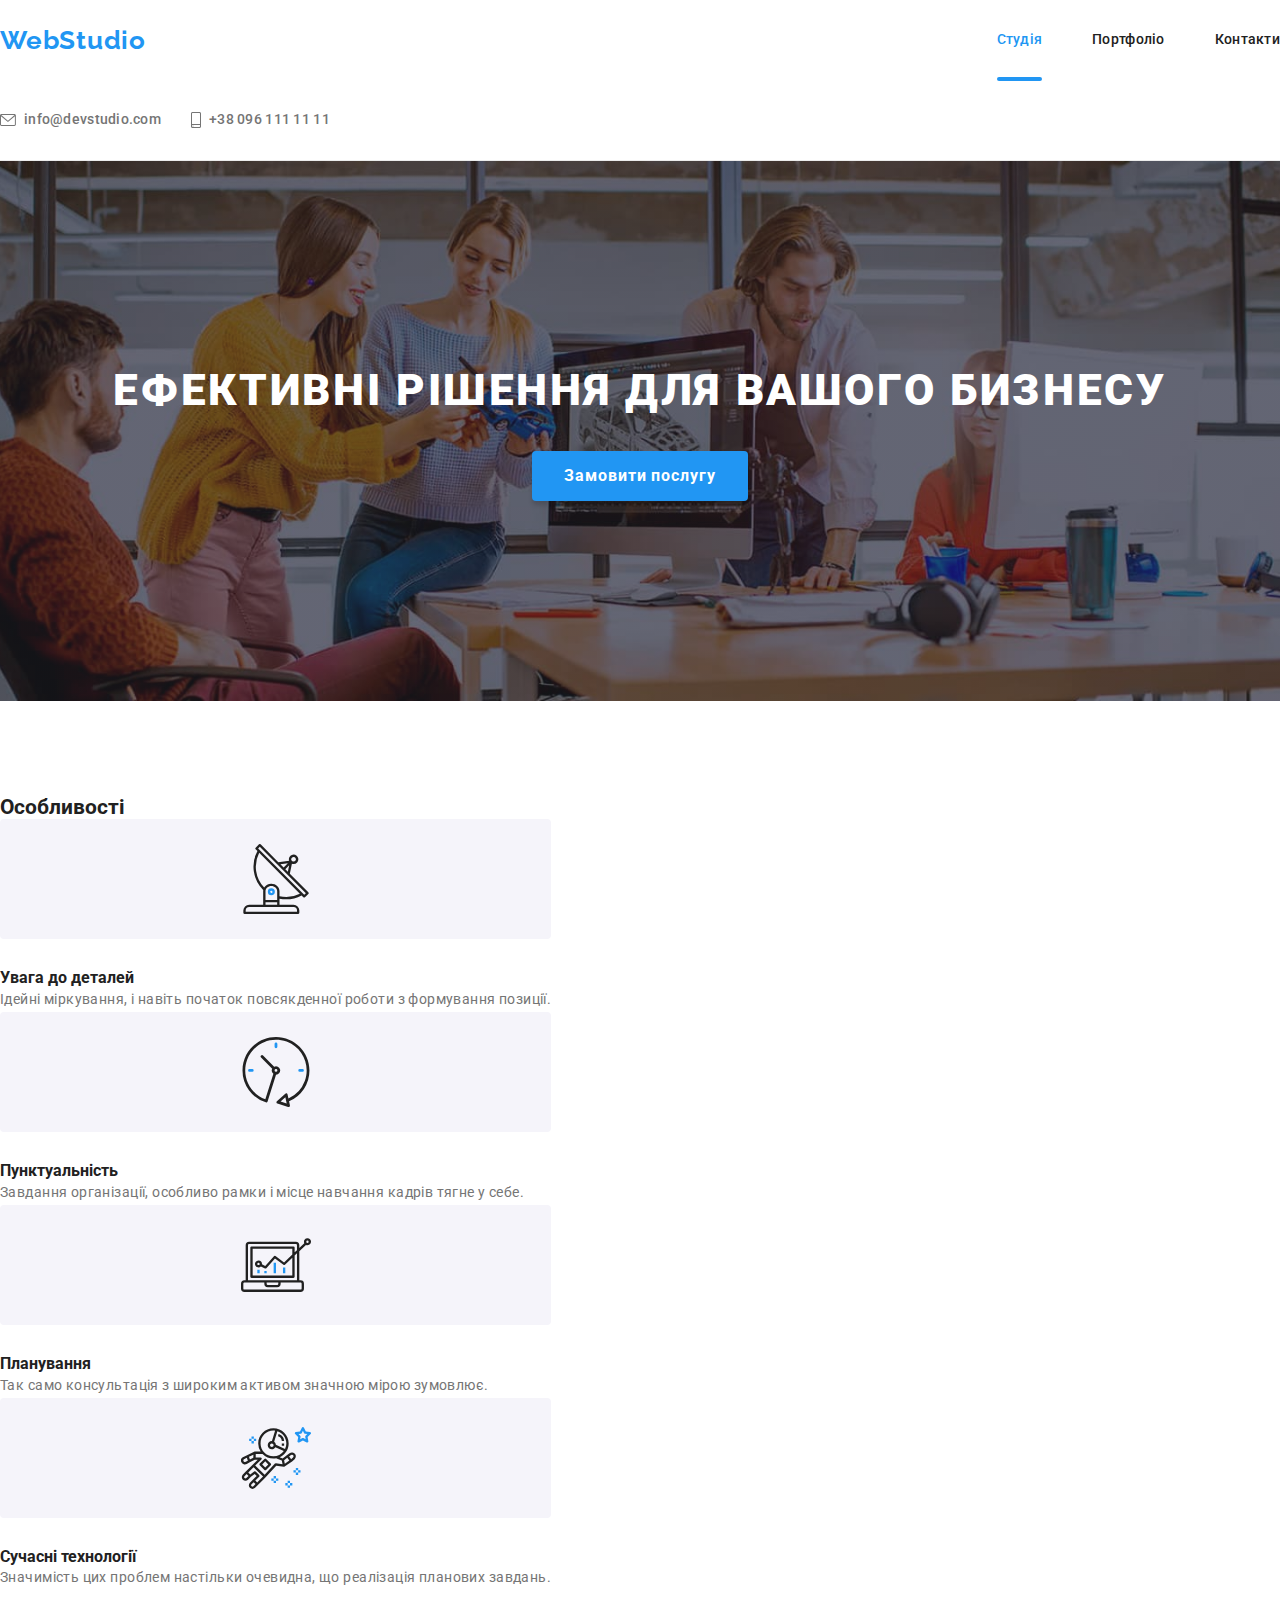
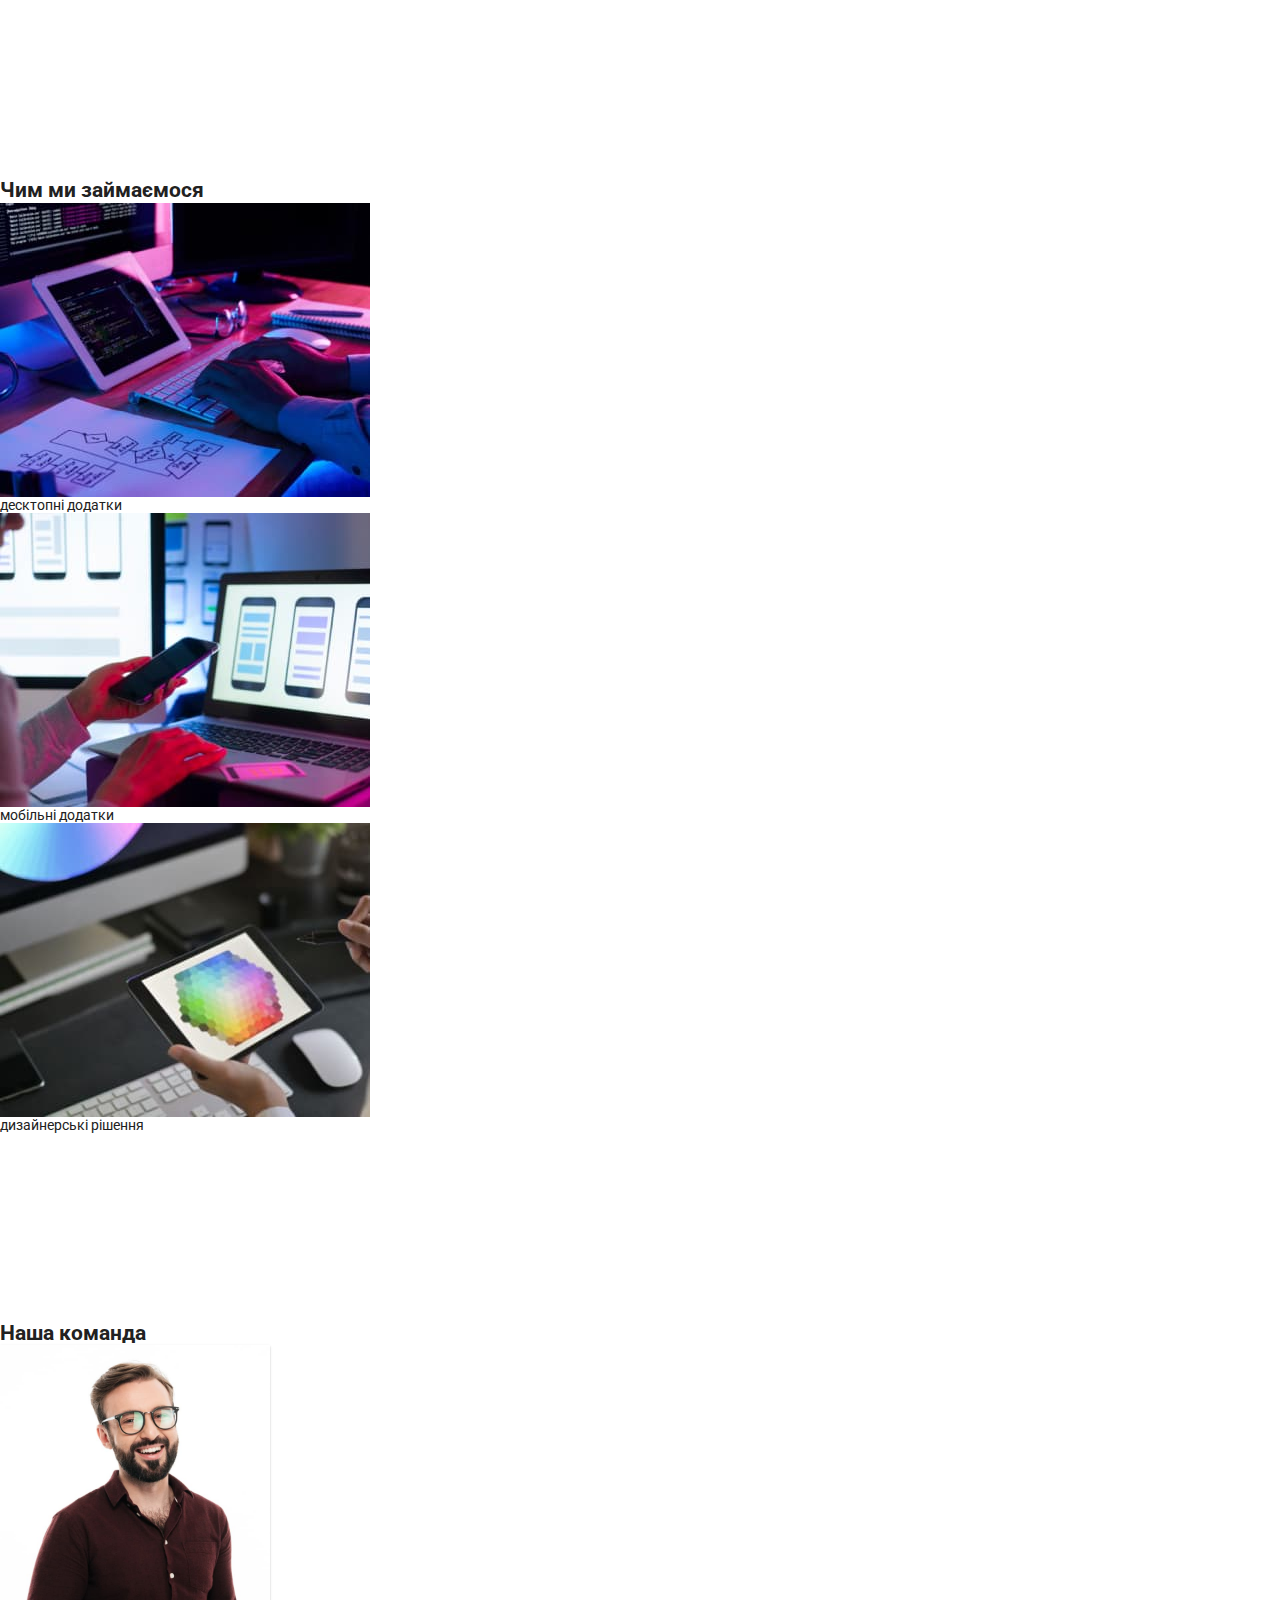
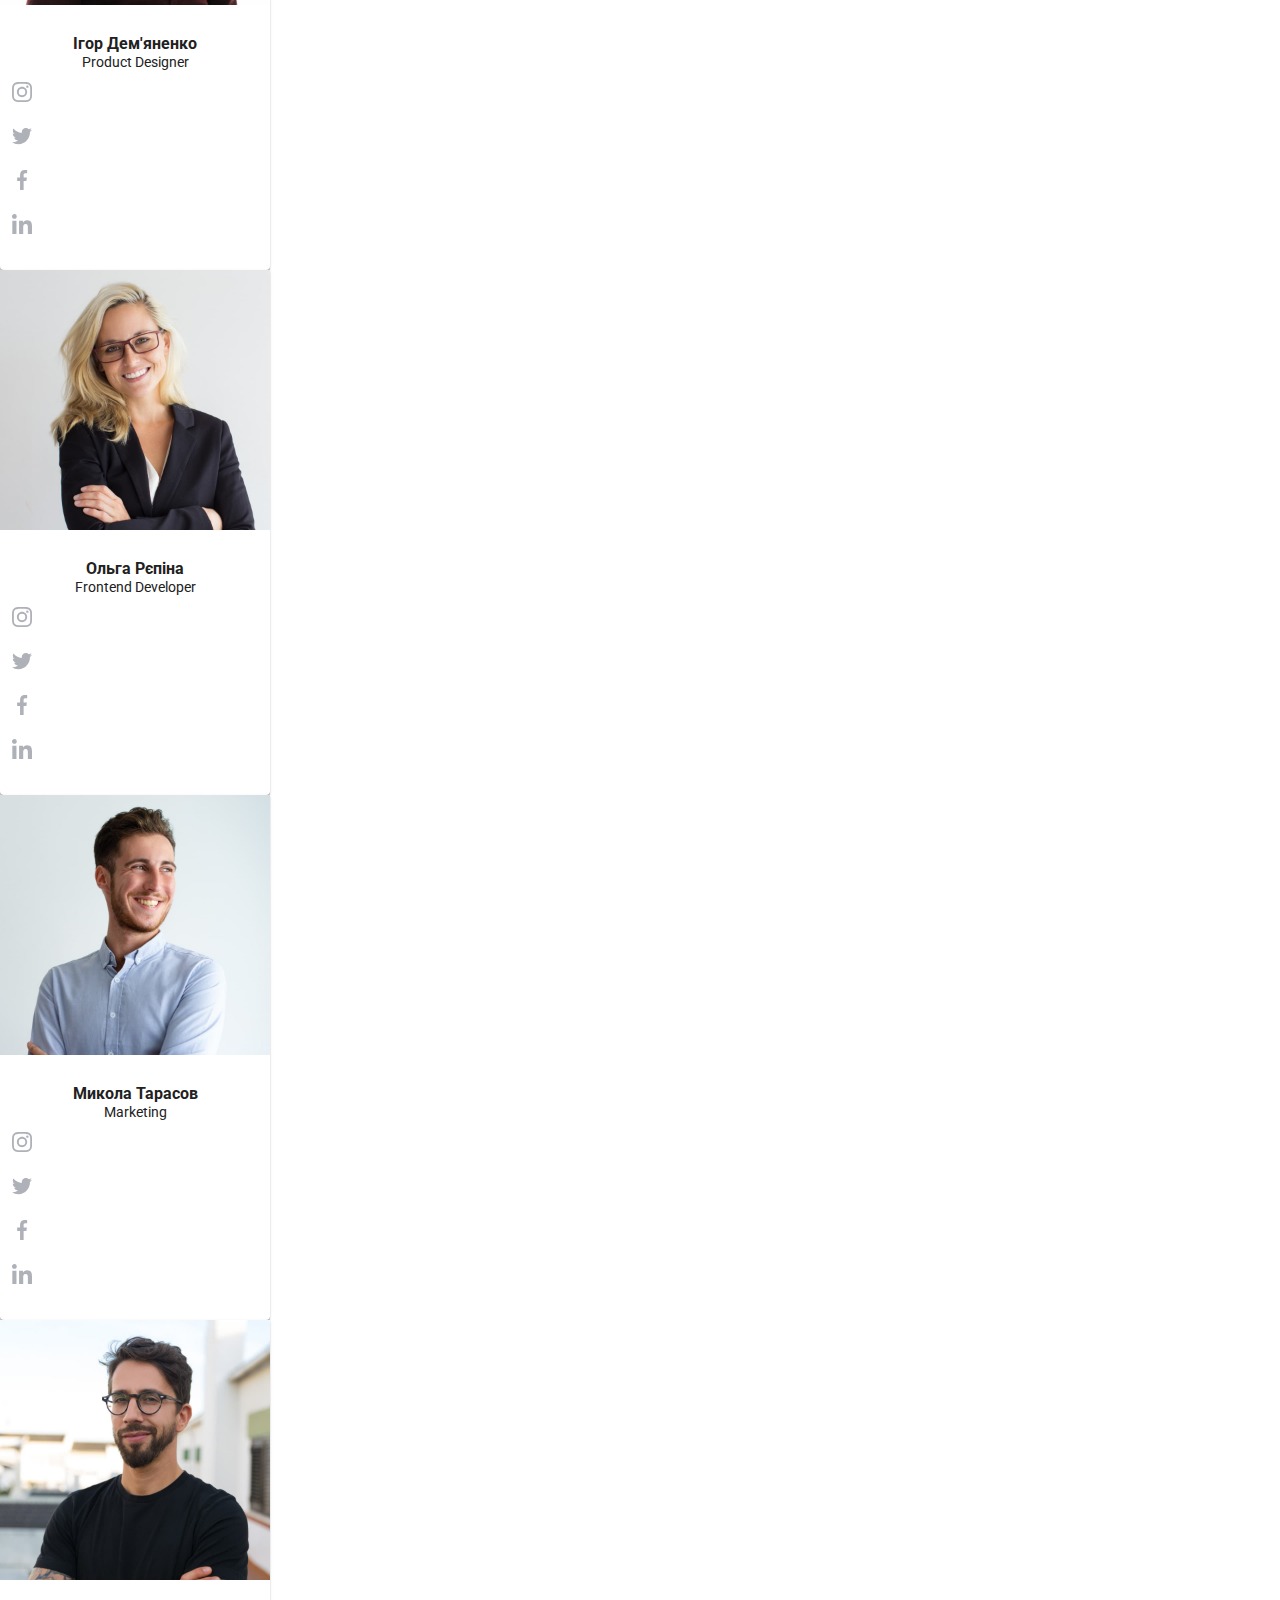
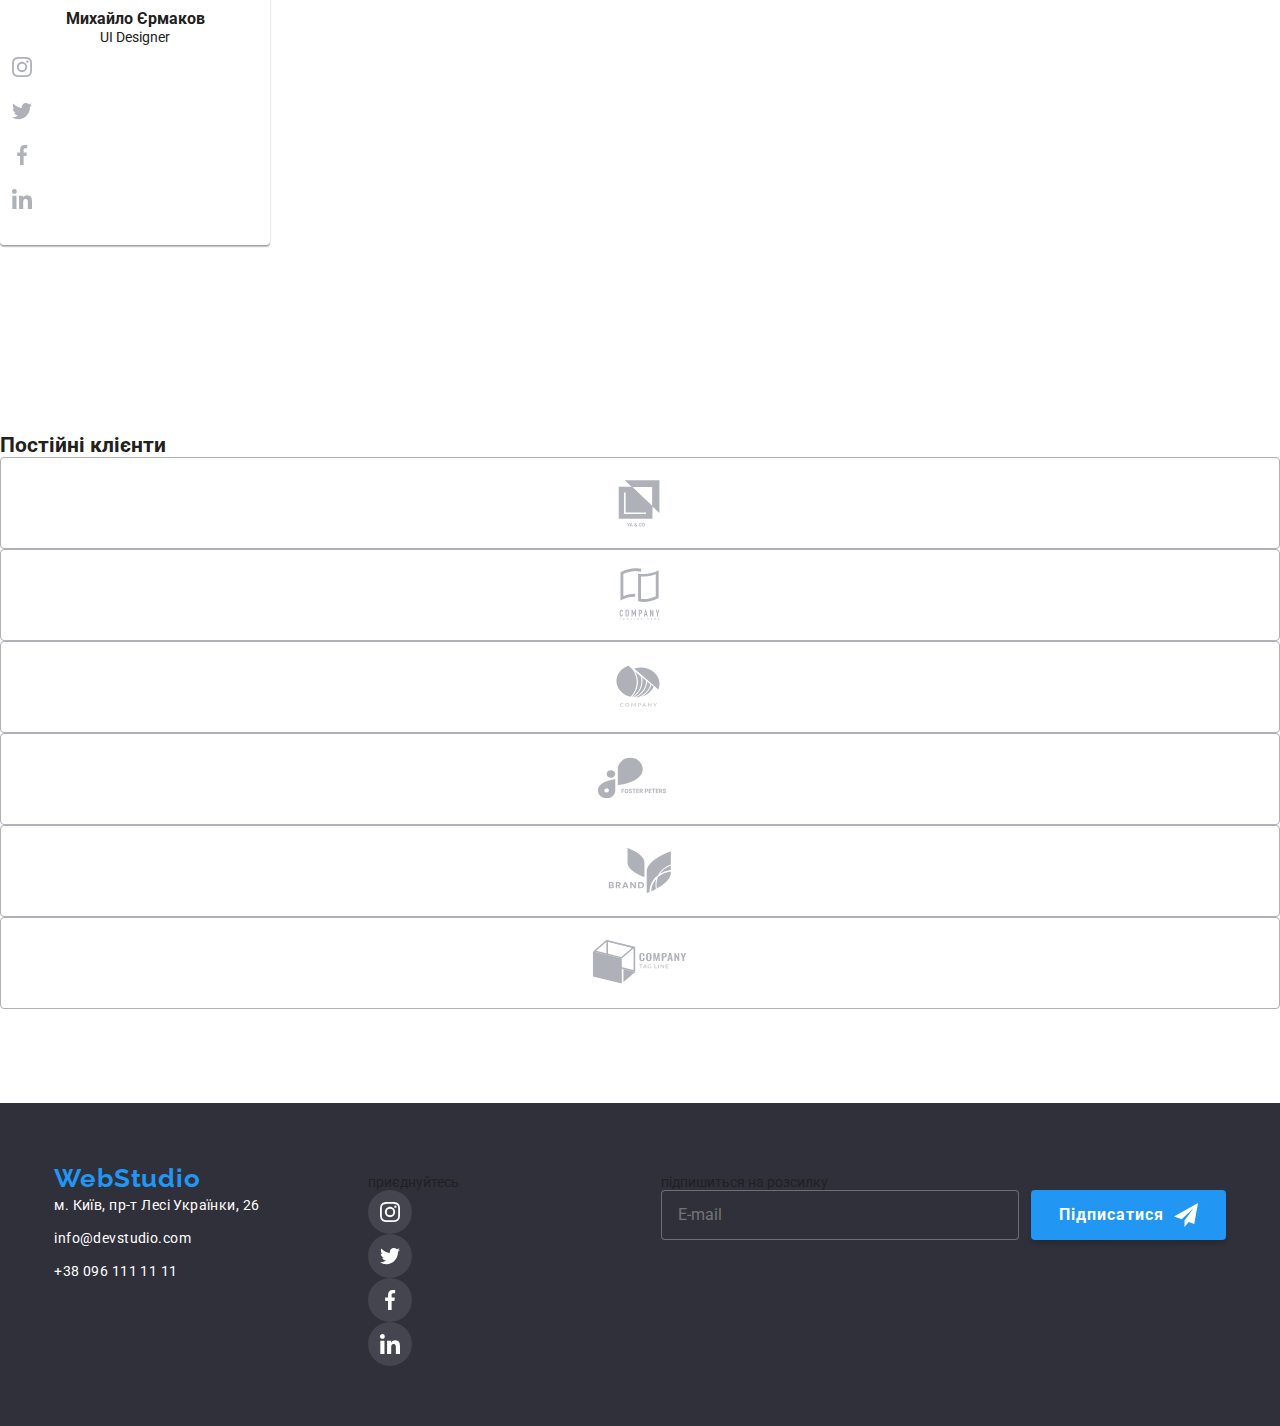
<file: indexbem.html>
<!DOCTYPE html>
<html lang="uk">
  <head>
    <meta charset="UTF-8" />
    <meta http-equiv="X-UA-Compatible" content="IE=edge" />
    <meta name="viewport" content="width=device-width, initial-scale=1.0" />
    <link rel="preconnect" href="https://fonts.googleapis.com" />
    <link rel="preconnect" href="https://fonts.gstatic.com" crossorigin />
    <link
      href="https://fonts.googleapis.com/css2?family=Raleway:wght@700&family=Roboto:wght@400;500;700;900&display=swap"
      rel="stylesheet"
    />
    <link
      rel="stylesheet"
      href="https://cdnjs.cloudflare.com/ajax/libs/modern-normalize/1.1.0/modern-normalize.min.css"
    />
    <title>Студія</title>
   <link rel="stylesheet" href="./css/main.min.css" />
  </head>
  <body>
    <header class="header">
      <div class="container">
        <nav class="header__nav">
          <a class="logo link" href="./index.html" lang="en"
            >Web<span class="logo--dark">Studio</span></a
          >
          <ul class="navigation list">
            <li class="navigation__item">
              <a class="navigation__link--current link" href="./index.html">Студія</a>
            </li>
            <li class="navigation__item">
              <a class="navigation__link link" href="./portfolio.html">Портфоліо</a>
            </li>
            <li class="navigation__item">
              <a class="navigation__link link" href="#">Контакти</a>
            </li>
          </ul>
        </nav>
        <ul class="header__contacts contacts list">
          <li class="contacts__item">
            <a class="contacts__link link" href="mailto:info@devstudio.com">
              <svg class="contacts__icon icon" width="16" height="12">
                <use href="./images/icons-sprite.svg#icon-envelope"></use>
              </svg>
              info@devstudio.com</a
            >
          </li>
          <li class="contacts__item">
            <a class="contacts__link link" href="tel:+380961111111">
              <svg class="contacts__icon icon" width="10" height="16">
                <use href="./images/icons-sprite.svg#icon-smartphone"></use>
              </svg>
              +38 096 111 11 11</a
            >
          </li>
        </ul>
      </div>
    </header>
    <main>
      <section class="hero">
        <div class="container">
          <h1 class="hero__title">Ефективні рішення для вашого бизнесу</h1>
          <button class="hero__btn btn" type="button" data-modal-open>
            Замовити послугу
          </button>
        </div>
      </section>
      <section class="section features">
        <div class="container">
          <h2 class="features__title visually-hidden">Особливості</h2>
          <ul class="features__list list">
            <li class="features__item">
              <div class="features__container">
                <svg width="70" height="70">
                  <use href="./images/icons-sprite.svg#icon-antenna"></use>
                </svg>
              </div>
              <h3 class="features__title">Увага до деталей</h3>
              <p class="features__text">
                Ідейні міркування, і навіть початок повсякденної роботи з
                формування позиції.
              </p>
            </li>
            <li class="features__item">
              <div class="features__container">
                <svg width="70" height="70">
                  <use href="./images/icons-sprite.svg#icon-clock"></use>
                </svg>
              </div>
              <h3 class="features__title">Пунктуальність</h3>
              <p class="features__text">
                Завдання організації, особливо рамки і місце навчання кадрів
                тягне у себе.
              </p>
            </li>
            <li class="features__item">
              <div class="features__container">
                <svg width="70" height="70">
                  <use href="./images/icons-sprite.svg#icon-diagram"></use>
                </svg>
              </div>
              <h3 class="features__title">Планування</h3>
              <p class="features__text">
                Так само консультація з широким активом значною мірою зумовлює.
              </p>
            </li>
            <li class="features__item">
              <div class="features__container">
                <svg width="70" height="70">
                  <use href="./images/icons-sprite.svg#icon-astronaut"></use>
                </svg>
              </div>
              <h3 class="features__title">Сучасні технології</h3>
              <p class="features__text">
                Значимість цих проблем настільки очевидна, що реалізація
                планових завдань.
              </p>
            </li>
          </ul>
        </div>
      </section>
      <section class="section activities">
        <div class="container">
          <h2 class="activities__title">Чим ми займаємося</h2>
          <ul class="activities__list list">
            <li>
              <div class="thumb">
                <img
                  src="./images/box1.jpg"
                  alt="фахівець працює на комп'ютері"
                  width="370"
                />
                <span class="label">десктопні додатки</span>
              </div>
            </li>
            <li class="activities__item">
              <div class="thumb">
                <img
                  src="./images/box2.jpg"
                  alt="розробник застосунків тримає в руці мобільний пристрій"
                  width="370"
                />
                <span class="label">мобільні додатки</span>
              </div>
            </li>
            <li class="activities__item">
              <div class="thumb">
                <img
                  src="./images/box3.jpg"
                  alt="дизайнер на планшеті підбирає з колірної палітри найкращий колір"
                  width="370"
                />
                <span class="label">дизайнерські рішення</span>
              </div>
            </li>
          </ul>
        </div>
      </section>
      <section class="section team">
        <div class="container">
          <h2 class="team__title">Наша команда</h2>
          <ul class="team__list list">
            <li class="team__item">
              <img
                src="./images/ihor_demianenko.jpg"
                alt="Портрет Ігоря Дем'яненка"
                width="270"
              />
              <div class="team__card">
                <h3 class="team__card-title">Ігор Дем'яненко</h3>
                <p class="team__card-text" lang="en">Product Designer</p>
                <ul class="social__list list">
                  <li class="social__item">
                    <a
                      class="social__link link"
                      href="https://www.instagram.com/"
                      target="_blank"
                      rel="noopener noreferrer"
                    >
                      <svg class="icon" width="20" height="20">
                        <use
                          href="./images/icons-sprite.svg#icon-instagram"
                        ></use>
                      </svg>
                    </a>
                  </li>
                  <li class="social__item">
                    <a
                      class="social__link link"
                      href="https://www.twitter.com/"
                      target="_blank"
                      rel="noopener noreferrer"
                    >
                      <svg class="icon" width="20" height="20">
                        <use
                          href="./images/icons-sprite.svg#icon-twitter"
                        ></use>
                      </svg>
                    </a>
                  </li>
                  <li class="social__item">
                    <a
                      class="social__link link"
                      href="https://www.facebook.com/"
                      target="_blank"
                      rel="noopener noreferrer"
                    >
                      <svg class="icon" width="20" height="20">
                        <use
                          href="./images/icons-sprite.svg#icon-facebook"
                        ></use>
                      </svg>
                    </a>
                  </li>
                  <li class="social__item">
                    <a
                      class="social__link link"
                      href="https://www.linkedin.com/"
                      target="_blank"
                      rel="noopener noreferrer"
                    >
                      <svg class="icon" width="20" height="20">
                        <use
                          href="./images/icons-sprite.svg#icon-linkedin"
                        ></use>
                      </svg>
                    </a>
                  </li>
                </ul>
              </div>
            </li>
            <li class="team__item">
              <img
                src="./images/olha_repina.jpg"
                alt="Портрет Ольги Рєпіної"
                width="270"
              />
              <div class="team__card">
                <h3 class="team__card-title">Ольга Рєпіна</h3>
                <p class="team__card-text" lang="en">Frontend Developer</p>
                <ul class="social__list list">
                  <li class="social__item">
                    <a
                      class="social__link link"
                      href="https://www.instagram.com/"
                      target="_blank"
                      rel="noopener noreferrer"
                    >
                      <svg class="icon" width="20" height="20">
                        <use
                          href="./images/icons-sprite.svg#icon-instagram"
                        ></use>
                      </svg>
                    </a>
                  </li>
                  <li class="social__item">
                    <a
                      class="social__link link"
                      href="https://www.twitter.com/"
                      target="_blank"
                      rel="noopener noreferrer"
                    >
                      <svg class="icon" width="20" height="20">
                        <use
                          href="./images/icons-sprite.svg#icon-twitter"
                        ></use>
                      </svg>
                    </a>
                  </li>
                  <li class="social__item">
                    <a
                      class="social__link link"
                      href="https://www.facebook.com/"
                      target="_blank"
                      rel="noopener noreferrer"
                    >
                      <svg class="icon" width="20" height="20">
                        <use
                          href="./images/icons-sprite.svg#icon-facebook"
                        ></use>
                      </svg>
                    </a>
                  </li>
                  <li class="social__item">
                    <a
                      class="social__link link"
                      href="https://www.linkedin.com/"
                      target="_blank"
                      rel="noopener noreferrer"
                    >
                      <svg class="icon" width="20" height="20">
                        <use
                          href="./images/icons-sprite.svg#icon-linkedin"
                        ></use>
                      </svg>
                    </a>
                  </li>
                </ul>
              </div>
            </li>
            <li class="team__item">
              <img
                src="./images/mykola_tarasov.jpg"
                alt="Портрет Миколи Тарасова"
                width="270"
              />
              <div class="team__card">
                <h3 class="team__card-title">Микола Тарасов</h3>
                <p class="team__card-text" lang="en">Marketing</p>
                <ul class="social__list list">
                  <li class="social__item">
                    <a
                      class="social__link link"
                      href="https://www.instagram.com/"
                      target="_blank"
                      rel="noopener noreferrer"
                    >
                      <svg class="icon" width="20" height="20">
                        <use
                          href="./images/icons-sprite.svg#icon-instagram"
                        ></use>
                      </svg>
                    </a>
                  </li>
                  <li class="social__item">
                    <a
                      class="social__link link"
                      href="https://www.twitter.com/"
                      target="_blank"
                      rel="noopener noreferrer"
                    >
                      <svg class="icon" width="20" height="20">
                        <use
                          href="./images/icons-sprite.svg#icon-twitter"
                        ></use>
                      </svg>
                    </a>
                  </li>
                  <li class="social__item">
                    <a
                      class="social__link link"
                      href="https://www.facebook.com/"
                      target="_blank"
                      rel="noopener noreferrer"
                    >
                      <svg class="icon" width="20" height="20">
                        <use
                          href="./images/icons-sprite.svg#icon-facebook"
                        ></use>
                      </svg>
                    </a>
                  </li>
                  <li class="social__item">
                    <a
                      class="social__link link"
                      href="https://www.linkedin.com/"
                      target="_blank"
                      rel="noopener noreferrer"
                    >
                      <svg class="icon" width="20" height="20">
                        <use
                          href="./images/icons-sprite.svg#icon-linkedin"
                        ></use>
                      </svg>
                    </a>
                  </li>
                </ul>
              </div>
            </li>
            <li class="team__item">
              <img
                src="./images/mykhailo_yermakov.jpg"
                alt="Портрет Михайла Єрмакова"
                width="270"
              />
              <div class="team__card">
                <h3 class="team__card-title">Михайло Єрмаков</h3>
                <p class="team__card-text" lang="en">UI Designer</p>
                <ul class="social__list list">
                  <li class="social__item">
                    <a
                      class="social__link link"
                      href="https://www.instagram.com/"
                      target="_blank"
                      rel="noopener noreferrer"
                    >
                      <svg class="icon" width="20" height="20">
                        <use
                          href="./images/icons-sprite.svg#icon-instagram"
                        ></use>
                      </svg>
                    </a>
                  </li>
                  <li class="social__item">
                    <a
                      class="social__link link"
                      href="https://www.twitter.com/"
                      target="_blank"
                      rel="noopener noreferrer"
                    >
                      <svg class="icon" width="20" height="20">
                        <use
                          href="./images/icons-sprite.svg#icon-twitter"
                        ></use>
                      </svg>
                    </a>
                  </li>
                  <li class="social__item">
                    <a
                      class="social__link link"
                      href="https://www.facebook.com/"
                      target="_blank"
                      rel="noopener noreferrer"
                    >
                      <svg class="icon" width="20" height="20">
                        <use
                          href="./images/icons-sprite.svg#icon-facebook"
                        ></use>
                      </svg>
                    </a>
                  </li>
                  <li class="social__item">
                    <a
                      class="social__link link"
                      href="https://www.linkedin.com/"
                      target="_blank"
                      rel="noopener noreferrer"
                    >
                      <svg class="icon" width="20" height="20">
                        <use
                          href="./images/icons-sprite.svg#icon-linkedin"
                        ></use>
                      </svg>
                    </a>
                  </li>
                </ul>
              </div>
            </li>
          </ul>
        </div>
      </section>
      <section class="section">
        <div class="container">
          <h2 class="clients__title">Постійні клієнти</h2>
          <ul class="clients__list list">
            <li class="clients__item">
              <a
                class="clients__link"
                href="#"
                target="_blank"
                rel="noopener noreferrer"
              >
                <svg class="icon" width="106" height="60">
                  <use
                    href="./images/icons-sprite.svg#icon-logo-client-1"
                  ></use>
                </svg>
              </a>
            </li>

            <li class="clients__item">
              <a
                class="clients__link"
                href="#"
                target="_blank"
                rel="noopener noreferrer"
              >
                <svg class="icon" width="106" height="60">
                  <use
                    href="./images/icons-sprite.svg#icon-logo-client-2"
                  ></use>
                </svg>
              </a>
            </li>

            <li class="clients__item">
              <a
                class="clients__link"
                href="#"
                target="_blank"
                rel="noopener noreferrer"
              >
                <svg class="icon" width="106" height="60">
                  <use
                    href="./images/icons-sprite.svg#icon-logo-client-3"
                  ></use>
                </svg>
              </a>
            </li>

            <li class="clients__item">
              <a
                class="clients__link"
                href="#"
                target="_blank"
                rel="noopener noreferrer"
              >
                <svg class="icon" width="106" height="60">
                  <use
                    href="./images/icons-sprite.svg#icon-logo-client-4"
                  ></use>
                </svg>
              </a>
            </li>

            <li class="clients__item">
              <a
                class="clients__link"
                href="#"
                target="_blank"
                rel="noopener noreferrer"
              >
                <svg class="icon" width="106" height="60">
                  <use
                    href="./images/icons-sprite.svg#icon-logo-client-5"
                  ></use>
                </svg>
              </a>
            </li>

            <li class="clients__item">
              <a
                class="clients__link"
                href="#"
                target="_blank"
                rel="noopener noreferrer"
              >
                <svg class="icon" width="106" height="60">
                  <use
                    href="./images/icons-sprite.svg#icon-logo-client-6"
                  ></use>
                </svg>
              </a>
            </li>
          </ul>
        </div>
      </section>
    </main>
    <footer class="footer">
      <div class="container footer__container">
        <div class="footer__address">
          <a class="logo link" href="./index.html" lang="en"
            >Web<span class="logo--light">Studio</span></a
          >
          <address class="address">
            <ul class="address__list">
              <li class="address__item">
                <a
                  class="address__link link"
                  href="https://goo.gl/maps/zViUr5ABomGoPzUZA"
                  target="_blank"
                  rel="noopener noreferrer"
                >
                  м. Київ, пр-т Лесі Українки, 26
                </a>
              </li>
              <li class="address__item">
                <a
                  class="address__link link"
                  href="mailto:info@devstudio.com"
                  >info@devstudio.com</a
                >
              </li>
              <li class="address__item">
                <a class="address__link link" href="tel:+380961111111"
                  >+38 096 111 11 11</a
                >
              </li>
            </ul>
          </address>
        </div>
        <div class="socials__container">
          <p class="socials__title">приєднуйтесь</p>
          <ul class="social__list list">
            <li class="social__item">
              <a
                class="social__link link"
                href="https://www.instagram.com/"
                target="_blank"
                rel="noopener noreferrer"
              >
                <svg class="social__icon" width="20" height="20">
                  <use href="./images/icons-sprite.svg#icon-instagram"></use>
                </svg>
              </a>
            </li>
            <li class="social__item">
              <a
                class="social__link link"
                href="https://www.twitter.com/"
                target="_blank"
                rel="noopener noreferrer"
              >
                <svg class="social__icon" width="20" height="20">
                  <use href="./images/icons-sprite.svg#icon-twitter"></use>
                </svg>
              </a>
            </li>
            <li class="social__item">
              <a
                class="social__link link"
                href="https://www.facebook.com/"
                target="_blank"
                rel="noopener noreferrer"
              >
                <svg class="social__icon" width="20" height="20">
                  <use href="./images/icons-sprite.svg#icon-facebook"></use>
                </svg>
              </a>
            </li>
            <li class="social__item">
              <a
                class="social__link link"
                href="https://www.linkedin.com/"
                target="_blank"
                rel="noopener noreferrer"
              >
                <svg class="social__icon" width="20" height="20">
                  <use href="./images/icons-sprite.svg#icon-linkedin"></use>
                </svg>
              </a>
            </li>
          </ul>
        </div>
        <div class="subscribe__container">
          <div class="subscribe__input-wrap">
          <p class="subscribe__title">підпишиться на розсилку</p>
          <form class="subscribe__form" action="#">
            <label class="subscribe__email-label">
              <input class="subscribe__input" type="email" name="subscribe-input" placeholder="E-mail"/>
            </label>
            <button class="subscribe__btn" type="submit">Підписатися
              <svg class="subscribe__btn-icon" width="24" height="24">
                <use href="./images/icons-sprite.svg#icon-send"></use>
              </svg>
            </button>
        </form>

        </div>
      </div>
    </footer>
    <div class=" modal backdrop is-hidden" data-modal>
      <div class="modal__body">
        <button class="modal__close-btn" type="button" data-modal-close>
          <svg class="modal__close-icon" width="18" height="18">
            <use href="./images/icons-sprite.svg#icon-close-btn"></use>
          </svg>
        </button>
        <div class="modal__wrap">
          <p class="modal__title">Залиште свої дані, ми вам передзвонимо</p>
          <form class="form" name="data-form" action="#" >
            
              <label class="form__label" for="username">Ім'я</label>
              <div class="form__input">
                <input id="username" type="text" name="user-data" autofocus />
                <svg class="form__icon" width="18" height="18">
                  <use href="./images/icons-sprite.svg#icon-person"></use>
                </svg>
              </div>

              <label class="form__label" for="usertel">Телефон</label>
              <div class="form__input">
                <input id="usertel" type="tel" name="user-data" />
                <svg class="form__icon" width="18" height="18">
                  <use href="./images/icons-sprite.svg#icon-phone"></use>
                </svg>
              </div>
            
              <label class="form__label" for="useremail">Пошта</label>
              <div class="form__input">
                <input id="useremail" type="email" name="user-data" />
                <svg class="form__icon" width="18" height="18">
                  <use href="./images/icons-sprite.svg#icon-email"></use>
                </svg>
              </div>
            
              <label class="form__label" for="user-comment">Коментар</label>
                <textarea
                id="user-comment"
                type="texrarea"
                name="user-data"
                placeholder="Введіть текст" autocomplete="off"
              ></textarea>
              <label class="checkbox">
                <input class="checkbox__icon accept" width="16" height="15">
                  <use href="./images/icons-sprite.svg#icon-check"></use>
                </svg>
             Погоджуюся з розсилкою та приймаю <a class="checkbox__terms" href="#"> Умови договору </a>
              </label>
              <button class="checkbox__submit btn" type="submit">Відправити</button>
          </form>
      </div>
    </div>
    <script src="./js/modal.js"></script>
  </body>
</html>
</file>
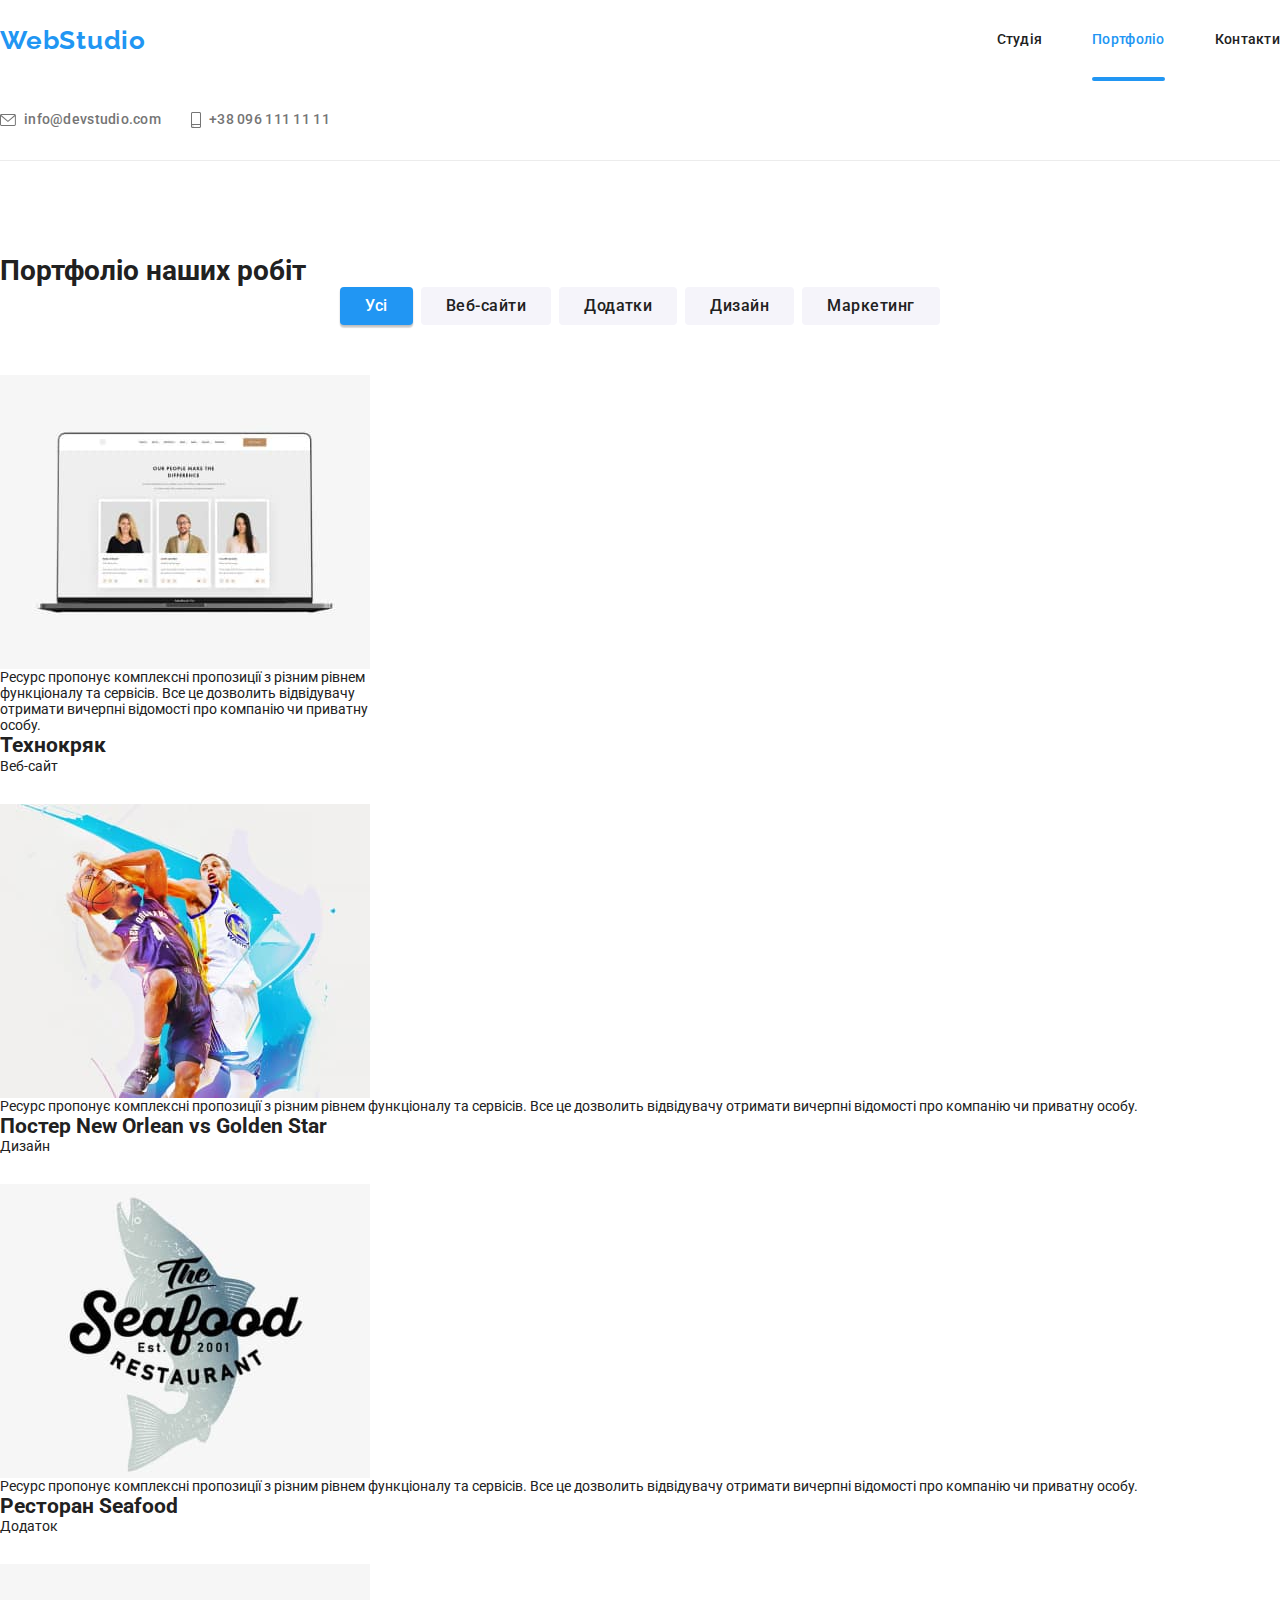
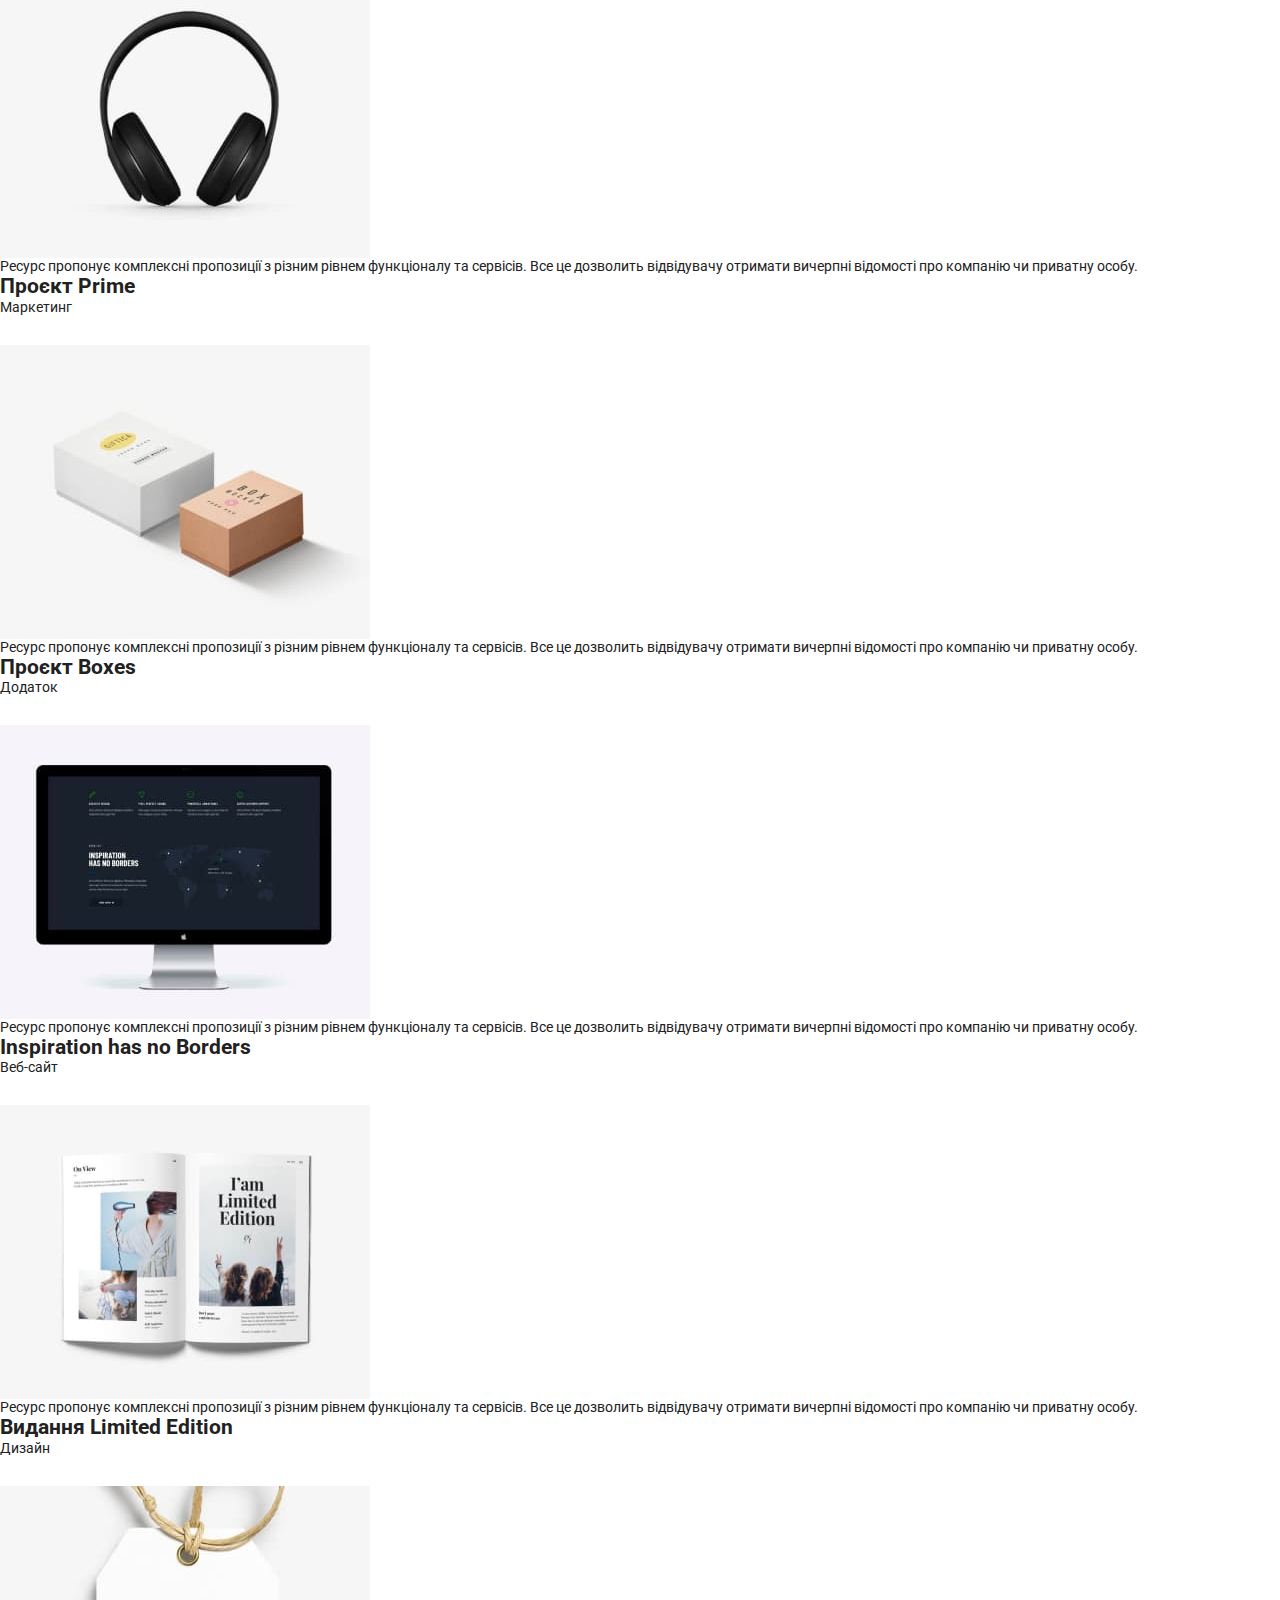
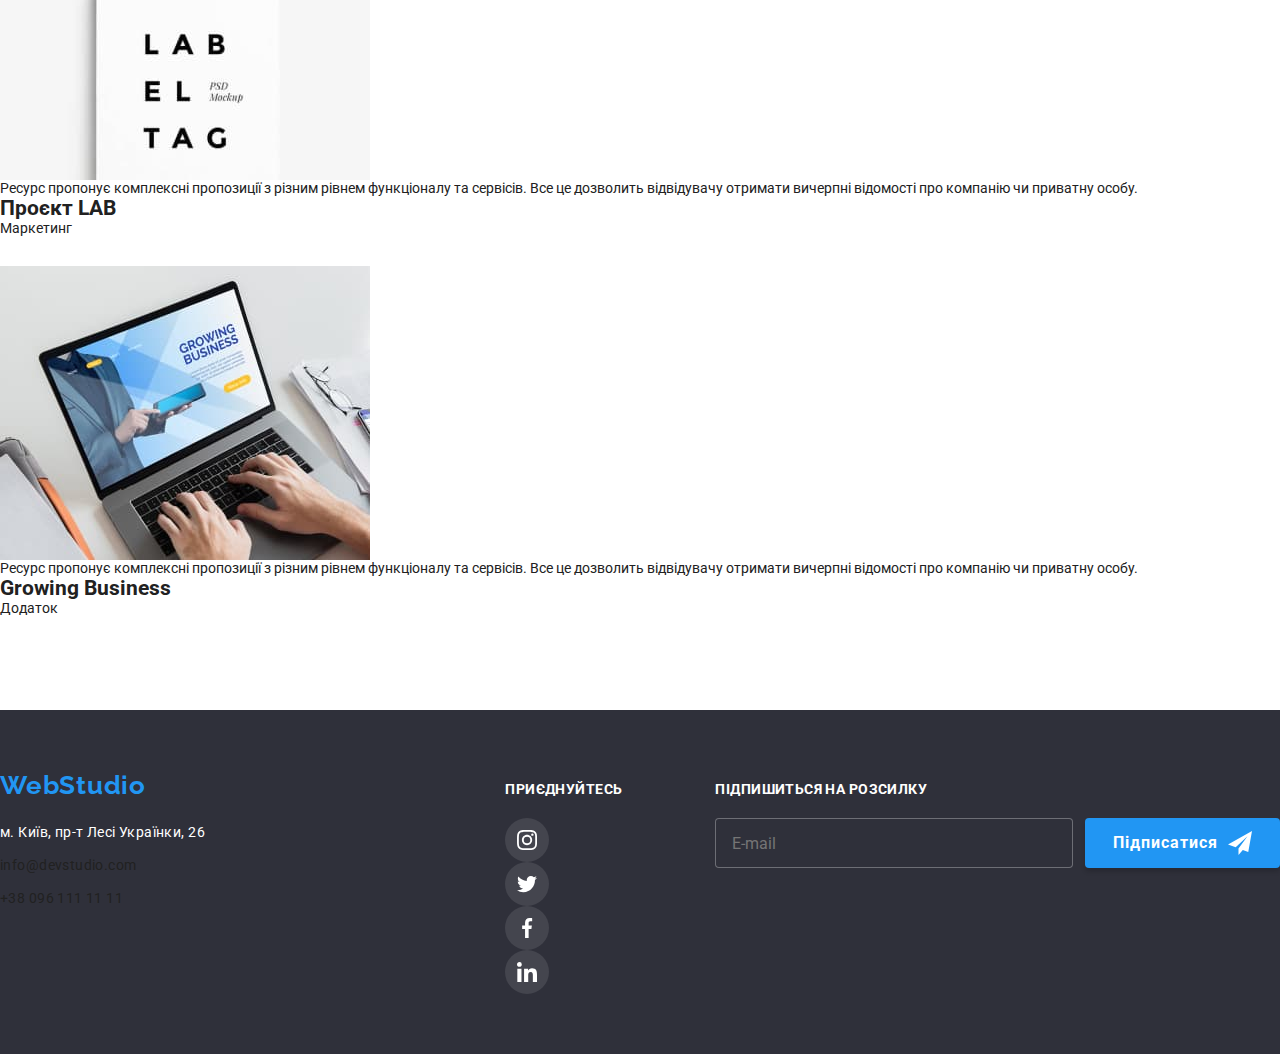
<file: portfoliobem.html>
<!DOCTYPE html>
<html lang="uk">
  <head>
    <meta charset="UTF-8" />
    <meta http-equiv="X-UA-Compatible" content="IE=edge" />
    <meta name="viewport" content="width=device-width, initial-scale=1.0" />
    <link rel="preconnect" href="https://fonts.googleapis.com" />
    <link rel="preconnect" href="https://fonts.gstatic.com" crossorigin />
    <link
      href="https://fonts.googleapis.com/css2?family=Raleway:wght@700&family=Roboto:wght@400;500;700;900&display=swap"
      rel="stylesheet"
    />
    <link
      rel="stylesheet"
      href="https://cdnjs.cloudflare.com/ajax/libs/modern-normalize/1.1.0/modern-normalize.min.css"
    />
    <title>Портфоліо</title>
    <link rel="stylesheet" href="./css/main.min.css" />
  </head>
  <body>
    <header class="header">
      <div class="container">
        <nav class="header__nav">
          <a class="logo link" href="./index.html" lang="en"
            >Web<span class="logo--dark">Studio</span></a
          >
          <ul class="navigation list">
            <li class="navigation__item">
              <a class="navigation__link link" href="./index.html">Студія</a>
            </li>
            <li class="navigation__item">
              <a class="navigation__link--current link" href="./portfolio.html"
                >Портфоліо</a
              >
            </li>
            <li class="navigation__item">
              <a class="navigation__link link" href="#">Контакти</a>
            </li>
          </ul>
        </nav>
        <ul class="header__contacts contacts list">
          <li class="contacts__item">
            <a class="contacts__link link" href="mailto:info@devstudio.com">
              <svg class="contacts__icon icon" width="16" height="12">
                <use href="./images/icons-sprite.svg#icon-envelope"></use>
              </svg>
              info@devstudio.com</a
            >
          </li>
          <li class="contacts__item">
            <a class="contacts__link link" href="tel:+380961111111">
              <svg class="contacts__icon icon" width="10" height="16">
                <use href="./images/icons-sprite.svg#icon-smartphone"></use>
              </svg>
              +38 096 111 11 11</a
            >
          </li>
        </ul>
      </div>
    </header>
    <main>
      <section class="section portfolio">
        <div class="container">
          <h1 class="visually-hidden">Портфоліо наших робіт</h1>
          <ul class="filter list">
            <li class="filter__item">
              <button
                class="filter__button filter__button--current"
                type="button"
              >
                Усі
              </button>
            </li>
            <li class="filter__item">
              <button class="filter__button" type="button">Веб-сайти</button>
            </li>
            <li class="filter__item">
              <button class="filter__button" type="button">Додатки</button>
            </li>
            <li class="filter-item">
              <button class="filter__button" type="button">Дизайн</button>
            </li>
            <li class="filter__item">
              <button class="filter__button" type="button">Маркетинг</button>
            </li>
          </ul>
          <ul class="projects list">
            <li class="projects__item">
              <a
                class="project-card-link link"
                href="#"
                target="_blank"
                rel="noopener noreferrer"
              >
                <div class="container-img">
                  <img
                    src="./images/portfolio1.jpg"
                    alt="ноутбук із головною сторінкою сайта"
                    width="370"
                  />
                  <p class="text--overlay">
                    Ресурс пропонує комплексні пропозиції з різним рівнем
                    функціоналу та сервісів. Все це дозволить відвідувачу
                    отримати вичерпні відомості про компанію чи приватну особу.
                  </p>
                </div>

                <div class="project-item-card">
                  <h2 class="project-title">Технокряк</h2>
                  <p class="project-text">Веб-сайт</p>
                </div>
              </a>
            </li>
            <li class="project-item">
              <a
                class="project-card-link link"
                href="#"
                target="_blank"
                rel="noopener noreferrer"
              >
                <div class="container-img">
                  <img
                    src="./images/portfolio2.jpg"
                    alt="два баскетболісти із м'ячем"
                    width="370"
                  />
                  <p class="overlay-text">
                    Ресурс пропонує комплексні пропозиції з різним рівнем
                    функціоналу та сервісів. Все це дозволить відвідувачу
                    отримати вичерпні відомості про компанію чи приватну особу.
                  </p>
                </div>
                <div class="project-item-card">
                  <h2 class="project-title">
                    Постер <span lang="en">New Orlean vs Golden Star</span>
                  </h2>
                  <p class="project-text">Дизайн</p>
                </div>
              </a>
            </li>
            <li class="project-item">
              <a
                class="project-card-link link"
                href="#"
                target="_blank"
                rel="noopener noreferrer"
              >
                <div class="container-img">
                  <img
                    src="./images/portfolio3.jpg"
                    alt="тло додатку для ресторану"
                    width="370"
                  />
                  <p class="overlay-text">
                    Ресурс пропонує комплексні пропозиції з різним рівнем
                    функціоналу та сервісів. Все це дозволить відвідувачу
                    отримати вичерпні відомості про компанію чи приватну особу.
                  </p>
                </div>
                <div class="project-item-card">
                  <h2 class="project-title">
                    Ресторан <span lang="en">Seafood</span>
                  </h2>
                  <p class="project-text">Додаток</p>
                </div>
              </a>
            </li>
            <li class="project-item">
              <a
                class="project-card-link link"
                href="#"
                target="_blank"
                rel="noopener noreferrer"
              >
                <div class="container-img">
                  <img
                    src="./images/portfolio4.jpg"
                    alt="бездротові навушники"
                    width="370"
                  />
                  <p class="overlay-text">
                    Ресурс пропонує комплексні пропозиції з різним рівнем
                    функціоналу та сервісів. Все це дозволить відвідувачу
                    отримати вичерпні відомості про компанію чи приватну особу.
                  </p>
                </div>
                <div class="project-item-card">
                  <h2 class="project-title">
                    Проєкт <span lang="en">Prime</span>
                  </h2>
                  <p class="project-text">Маркетинг</p>
                </div>
              </a>
            </li>
            <li class="project-item">
              <a
                class="project-card-link link"
                href="#"
                target="_blank"
                rel="noopener noreferrer"
              >
                <div class="container-img">
                  <img
                    src="./images/portfolio5.jpg"
                    alt="дві подарункові коробочки"
                    width="370"
                  />
                  <p class="overlay-text">
                    Ресурс пропонує комплексні пропозиції з різним рівнем
                    функціоналу та сервісів. Все це дозволить відвідувачу
                    отримати вичерпні відомості про компанію чи приватну особу.
                  </p>
                </div>
                <div class="project-item-card">
                  <h2 class="project-title">
                    Проєкт <span lang="en">Boxes</span>
                  </h2>
                  <p class="project-text">Додаток</p>
                </div>
              </a>
            </li>
            <li class="project-item">
              <a
                class="project-card-link link"
                href="#"
                target="_blank"
                rel="noopener noreferrer"
              >
                <div class="container-img">
                  <img
                    src="./images/portfolio6.jpg"
                    alt="головна сторінка сайта на моніторі"
                    width="370"
                  />
                  <p class="overlay-text">
                    Ресурс пропонує комплексні пропозиції з різним рівнем
                    функціоналу та сервісів. Все це дозволить відвідувачу
                    отримати вичерпні відомості про компанію чи приватну особу.
                  </p>
                </div>
                <div class="project-item-card">
                  <h2 class="project-title" lang="en">
                    Inspiration has no Borders
                  </h2>
                  <p class="project-text">Веб-сайт</p>
                </div>
              </a>
            </li>
            <li class="project-item">
              <a
                class="project-card-link link"
                href="#"
                target="_blank"
                rel="noopener noreferrer"
              >
                <div class="container-img">
                  <img
                    src="./images/portfolio7.jpg"
                    alt="розворот глянсового видання"
                    width="370"
                  />
                  <p class="overlay-text">
                    Ресурс пропонує комплексні пропозиції з різним рівнем
                    функціоналу та сервісів. Все це дозволить відвідувачу
                    отримати вичерпні відомості про компанію чи приватну особу.
                  </p>
                </div>
                <div class="project-item-card">
                  <h2 class="project-title">
                    Видання <span lang="en">Limited Edition</span>
                  </h2>
                  <p class="project-text">Дизайн</p>
                </div>
              </a>
            </li>
            <li class="project-item">
              <a
                class="project-card-link link"
                href="#"
                target="_blank"
                rel="noopener noreferrer"
              >
                <div class="container-img">
                  <img
                    src="./images/portfolio8.jpg"
                    alt="торговий ярлик із назвою компанії"
                    width="370"
                  />
                  <p class="overlay-text">
                    Ресурс пропонує комплексні пропозиції з різним рівнем
                    функціоналу та сервісів. Все це дозволить відвідувачу
                    отримати вичерпні відомості про компанію чи приватну особу.
                  </p>
                </div>
                <div class="project-item-card">
                  <h2 class="project-title">
                    Проєкт <span lang="en">LAB</span>
                  </h2>
                  <p class="project-text">Маркетинг</p>
                </div>
              </a>
            </li>
            <li class="project-item">
              <a
                class="project-card-link link"
                href="#"
                target="_blank"
                rel="noopener noreferrer"
              >
                <div class="container-img">
                  <img
                    src="./images/portfolio9.jpg"
                    alt="людина працює на клавіатурі ноутбука"
                    width="370"
                  />
                  <p class="overlay-text">
                    Ресурс пропонує комплексні пропозиції з різним рівнем
                    функціоналу та сервісів. Все це дозволить відвідувачу
                    отримати вичерпні відомості про компанію чи приватну особу.
                  </p>
                </div>
                <div class="project-item-card">
                  <h2 class="project-title" lang="en">Growing Business</h2>
                  <p class="project-text">Додаток</p>
                </div>
              </a>
            </li>
          </ul>
        </div>
      </section>
    </main>
    <footer class="footer">
      <div class="container footer__container">
        <div class="address__container">
          <a class="logo link" href="./index.html" lang="en"
            >Web<span class="logo--light">Studio</span></a
          >
          <address class="address">
            <ul class="address__list">
              <li class="address__item">
                <a
                  class="address__link link"
                  href="https://goo.gl/maps/zViUr5ABomGoPzUZA"
                  target="_blank"
                  rel="noopener noreferrer"
                >
                  м. Київ, пр-т Лесі Українки, 26
                </a>
              </li>
              <li class="address__item">
                <a
                  class="address__link-contact link"
                  href="mailto:info@devstudio.com"
                  >info@devstudio.com</a
                >
              </li>
              <li class="address__item">
                <a class="address__link-contact link" href="tel:+380961111111"
                  >+38 096 111 11 11</a
                >
              </li>
            </ul>
          </address>
        </div>
        <div class="socials__container">
          <p class="subtitle">приєднуйтесь</p>
          <ul class="social__list list">
            <li class="social__item">
              <a
                class="social__link link"
                href="https://www.instagram.com/"
                target="_blank"
                rel="noopener noreferrer"
              >
                <svg class="social__icon" width="20" height="20">
                  <use href="./images/icons-sprite.svg#icon-instagram"></use>
                </svg>
              </a>
            </li>
            <li class="social__item">
              <a
                class="social__link link"
                href="https://www.twitter.com/"
                target="_blank"
                rel="noopener noreferrer"
              >
                <svg class="social__icon" width="20" height="20">
                  <use href="./images/icons-sprite.svg#icon-twitter"></use>
                </svg>
              </a>
            </li>
            <li class="social__item">
              <a
                class="social__link link"
                href="https://www.facebook.com/"
                target="_blank"
                rel="noopener noreferrer"
              >
                <svg class="social__icon" width="20" height="20">
                  <use href="./images/icons-sprite.svg#icon-facebook"></use>
                </svg>
              </a>
            </li>
            <li class="social__item">
              <a
                class="social__link link"
                href="https://www.linkedin.com/"
                target="_blank"
                rel="noopener noreferrer"
              >
                <svg class="social__icon" width="20" height="20">
                  <use href="./images/icons-sprite.svg#icon-linkedin"></use>
                </svg>
              </a>
            </li>
          </ul>
        </div>
        <div class="subscribe__container">
          <p class="subtitle">підпишиться на розсилку</p>
          <form class="subscribe__form" action="#">
            <label class="subscribe__email-label">
              <input
                class="subscribe__input"
                type="email"
                name="subscribe-input"
                placeholder="E-mail"
              />
            </label>
            <button class="subscribe__btn btn" type="submit">
              Підписатися
              <svg width="24" height="24">
                <use href="./images/icons-sprite.svg#icon-send"></use>
              </svg>
            </button>
          </form>
        </div>
      </div>
    </footer>
  </body>
</html>
</file>
<file: css/main.min.css>
*{margin:0;padding:0}body{font-family:"Roboto",sans-serif;font-size:14px;color:#212121;background-color:#fff}a{text-decoration:none;color:inherit;-webkit-transition:color 250ms cubic-bezier(0.4, 0, 0.2, 1),-webkit-box-shadow 250ms cubic-bezier(0.4, 0, 0.2, 1);transition:color 250ms cubic-bezier(0.4, 0, 0.2, 1),-webkit-box-shadow 250ms cubic-bezier(0.4, 0, 0.2, 1);transition:color 250ms cubic-bezier(0.4, 0, 0.2, 1),box-shadow 250ms cubic-bezier(0.4, 0, 0.2, 1);transition:color 250ms cubic-bezier(0.4, 0, 0.2, 1),box-shadow 250ms cubic-bezier(0.4, 0, 0.2, 1),-webkit-box-shadow 250ms cubic-bezier(0.4, 0, 0.2, 1)}ul{list-style:none}img{display:block;max-width:100%;height:auto}h1,h2,h3,h4,h5,h6{margin:0;padding:0}.subscribe__btn,.hero__btn,.btn__submit{cursor:pointer;font-family:inherit;font-weight:700;font-size:16px;line-height:1.9;letter-spacing:.06em;background-color:#2196f3;color:#fff;border:none;-webkit-box-shadow:0px 4px 4px rgba(0,0,0,.15);box-shadow:0px 4px 4px rgba(0,0,0,.15);border-radius:4px;-webkit-transition:background-color 250ms cubic-bezier(0.4, 0, 0.2, 1),color 250ms cubic-bezier(0.4, 0, 0.2, 1),-webkit-box-shadow 250ms cubic-bezier(0.4, 0, 0.2, 1);transition:background-color 250ms cubic-bezier(0.4, 0, 0.2, 1),color 250ms cubic-bezier(0.4, 0, 0.2, 1),-webkit-box-shadow 250ms cubic-bezier(0.4, 0, 0.2, 1);transition:background-color 250ms cubic-bezier(0.4, 0, 0.2, 1),color 250ms cubic-bezier(0.4, 0, 0.2, 1),box-shadow 250ms cubic-bezier(0.4, 0, 0.2, 1);transition:background-color 250ms cubic-bezier(0.4, 0, 0.2, 1),color 250ms cubic-bezier(0.4, 0, 0.2, 1),box-shadow 250ms cubic-bezier(0.4, 0, 0.2, 1),-webkit-box-shadow 250ms cubic-bezier(0.4, 0, 0.2, 1)}.subscribe__btn:hover,.hero__btn:hover,.btn__submit:hover,.subscribe__btn:focus,.hero__btn:focus,.btn__submit:focus{background-color:#188ce8}.section__title{color:#212121;text-align:center;font-weight:700;font-size:28px;line-height:1.17;letter-spacing:.03em}@media screen and (min-width: 1200px){.section__title{font-size:36px}}.section__title--visually-hidden,input[type=checkbox]{position:absolute;white-space:nowrap;width:1px;height:1px;overflow:hidden;border:0;padding:0;clip:rect(0 0 0 0);-webkit-clip-path:inset(50%);clip-path:inset(50%);margin:-1px}.section{padding:60px 0}@media screen and (min-width: 1200px){.section{padding:94px 0}}.section--no-padding-top{display:none}@media screen and (min-width: 1200px){.section--no-padding-top{display:block;padding-top:0}}.section--other-background{background-color:#f5f4fa}.section__title{margin-bottom:30px}@media screen and (min-width: 1200px){.section__title{margin-bottom:50px}}.section__container{text-align:center;margin:0 auto;padding:0 15px;max-width:1600px}@media screen and (min-width: 480px){.section__container{width:480px}}@media screen and (min-width: 768px){.section__container{width:768px}}@media screen and (min-width: 1200px){.section__container{width:1200px}}.header{border-bottom:1px solid #ececec}@media screen and (min-width: 768px){.header__container{display:-webkit-box;display:-ms-flexbox;display:flex;-webkit-box-pack:justify;-ms-flex-pack:justify;justify-content:space-between;-webkit-box-align:center;-ms-flex-align:center;align-items:center}}.header__nav{display:-webkit-box;display:-ms-flexbox;display:flex;-webkit-box-align:center;-ms-flex-align:center;align-items:center;-webkit-box-pack:justify;-ms-flex-pack:justify;justify-content:space-between;min-height:60px}@media(max-width: 205px){.header__nav{-webkit-box-orient:vertical;-webkit-box-direction:normal;-ms-flex-direction:column;flex-direction:column}}@media screen and (min-width: 768px){.header__nav{height:80px}.header__nav .logo{padding:26px 0;margin-right:87px}}@media screen and (min-width: 768px)and (min-width: 1200px){.header__nav .logo{margin-right:92px}}.contacts{display:none}@media screen and (min-width: 768px){.contacts{display:-webkit-box;display:-ms-flexbox;display:flex;-webkit-box-orient:vertical;-webkit-box-direction:normal;-ms-flex-direction:column;flex-direction:column;-webkit-box-align:start;-ms-flex-align:start;align-items:flex-start;color:#757575;gap:10px}}@media screen and (min-width: 1200px){.contacts{-webkit-box-orient:horizontal;-webkit-box-direction:normal;-ms-flex-direction:row;flex-direction:row;gap:30px}}.contacts .contacts__link:hover,.contacts .contacts__link:focus{color:#2196f3}@media screen and (min-width: 768px){.contacts .contacts__link{cursor:pointer;display:-webkit-box;display:-ms-flexbox;display:flex;-webkit-box-align:center;-ms-flex-align:center;align-items:center;font-weight:500;line-height:1.14;letter-spacing:.02em;gap:8px;padding:0}}@media screen and (min-width: 1200px){.contacts .contacts__link{padding:32px 0}}.contacts .contacts__link .contacts__icon{display:none}@media screen and (min-width: 1200px){.contacts .contacts__link .contacts__icon{display:block;fill:currentColor}}.logo{display:block;font-family:"Raleway",sans-serif;font-weight:700;font-size:26px;line-height:1.19;letter-spacing:.03em;color:#2196f3}.logo__dark{color:#000}.logo__light{color:#fff}.burger{display:-webkit-box;display:-ms-flexbox;display:flex;-webkit-box-pack:center;-ms-flex-pack:center;justify-content:center;-webkit-box-align:center;-ms-flex-align:center;align-items:center;width:40px;height:40px;background:rgba(0,0,0,0);border:none;cursor:pointer;z-index:3}@media screen and (min-width: 768px){.burger{display:none}}.burger__container{width:24px;height:16px;position:relative}.burger__line{display:block;position:absolute;left:0;height:3px;border-radius:4px;width:100%;background-color:#000;-webkit-transition:opacity 750ms cubic-bezier(0.4, 0, 0.2, 1),background-color 750ms cubic-bezier(0.4, 0, 0.2, 1),-webkit-transform 750ms cubic-bezier(0.4, 0, 0.2, 1);transition:opacity 750ms cubic-bezier(0.4, 0, 0.2, 1),background-color 750ms cubic-bezier(0.4, 0, 0.2, 1),-webkit-transform 750ms cubic-bezier(0.4, 0, 0.2, 1);transition:opacity 750ms cubic-bezier(0.4, 0, 0.2, 1),background-color 750ms cubic-bezier(0.4, 0, 0.2, 1),transform 750ms cubic-bezier(0.4, 0, 0.2, 1);transition:opacity 750ms cubic-bezier(0.4, 0, 0.2, 1),background-color 750ms cubic-bezier(0.4, 0, 0.2, 1),transform 750ms cubic-bezier(0.4, 0, 0.2, 1),-webkit-transform 750ms cubic-bezier(0.4, 0, 0.2, 1)}.burger__container:hover .burger__line{background-color:#2196f3}.burger__line--first{top:0}.burger__line--second,.burger__line--third{top:50%;-webkit-transform:translateY(-50%);transform:translateY(-50%)}.burger__line--fourth{bottom:0}.burger_active .burger__line--first,.burger_active .burger__line--fourth{opacity:0}.burger_active .burger__line--second{-webkit-transform:translateY(-50%) rotate(45deg);transform:translateY(-50%) rotate(45deg)}.burger_active .burger__line--third{-webkit-transform:translateY(-50%) rotate(-45deg);transform:translateY(-50%) rotate(-45deg)}.burger-menu{position:fixed;top:0;left:0;width:100%;height:100%;z-index:2;background-color:#fff;-webkit-transform:translateX(100%);transform:translateX(100%);-webkit-transition:opacity 750ms cubic-bezier(0.4, 0, 0.2, 1),visibility 750ms cubic-bezier(0.4, 0, 0.2, 1),-webkit-transform 750ms cubic-bezier(0.4, 0, 0.2, 1);transition:opacity 750ms cubic-bezier(0.4, 0, 0.2, 1),visibility 750ms cubic-bezier(0.4, 0, 0.2, 1),-webkit-transform 750ms cubic-bezier(0.4, 0, 0.2, 1);transition:transform 750ms cubic-bezier(0.4, 0, 0.2, 1),opacity 750ms cubic-bezier(0.4, 0, 0.2, 1),visibility 750ms cubic-bezier(0.4, 0, 0.2, 1);transition:transform 750ms cubic-bezier(0.4, 0, 0.2, 1),opacity 750ms cubic-bezier(0.4, 0, 0.2, 1),visibility 750ms cubic-bezier(0.4, 0, 0.2, 1),-webkit-transform 750ms cubic-bezier(0.4, 0, 0.2, 1);opacity:0}.burger-menu__is-open{opacity:1;visibility:visible;pointer-events:initial;-webkit-transform:translateX(0);transform:translateX(0)}@media screen and (min-width: 768px){.burger-menu__is-open{display:none}}.burger-menu__container{position:absolute;top:0;left:50%;text-align:left;-webkit-transform:translateX(-50%);transform:translateX(-50%);display:-webkit-box;display:-ms-flexbox;display:flex;-webkit-box-orient:vertical;-webkit-box-direction:normal;-ms-flex-direction:column;flex-direction:column;height:100%;padding:48px 40px;background-color:#fff}.burger-menu__nav{margin-bottom:auto}.mobile-navigation{display:-webkit-box;display:-ms-flexbox;display:flex;-webkit-box-orient:vertical;-webkit-box-direction:normal;-ms-flex-direction:column;flex-direction:column;gap:32px}.mobile-navigation__link{display:block;font-weight:500;font-size:40px;line-height:1.22;letter-spacing:.02em;color:#212121;-webkit-transition:color 250ms cubic-bezier(0.4, 0, 0.2, 1);transition:color 250ms cubic-bezier(0.4, 0, 0.2, 1)}@media(max-width: 410px){.mobile-navigation__link{font-size:28px}}.mobile-navigation__link--current{color:#2196f3}.mobile-navigation__link:hover,.mobile-navigation__link:focus{color:#2196f3}.burger-contacts{display:-webkit-box;display:-ms-flexbox;display:flex;-webkit-box-orient:vertical;-webkit-box-direction:reverse;-ms-flex-direction:column-reverse;flex-direction:column-reverse;gap:32px;margin-bottom:64px}.contacts__icon{display:none}.burger-contacts__link-tel{font-weight:500;font-size:34px;line-height:1.17;letter-spacing:.02em;color:#2196f3}@media(max-width: 410px){.burger-contacts__link-tel{font-size:24px}}.burger-contacts__link-email{font-weight:500;font-size:24px;line-height:1.17;letter-spacing:.02em;color:#757575;margin-bottom:64px}.burger-contacts__link-email:hover,.burger-contacts__link-email:focus{color:#2196f3}.burger-socials{display:-webkit-box;display:-ms-flexbox;display:flex}@media(max-width: 410px){.burger-socials{-webkit-box-orient:vertical;-webkit-box-direction:normal;-ms-flex-direction:column;flex-direction:column;-webkit-box-pack:center;-ms-flex-pack:center;justify-content:center;gap:12px}}.burger-socials .burger-socials__item{padding:0 10px;text-align:center}.burger-socials .burger-socials__item:not(:last-child){border-right:1px solid rgba(33,33,33,.2)}@media(max-width: 410px){.burger-socials .burger-socials__item:not(:last-child){border:none}}.burger-socials .burger-socials__link{font-weight:500;font-size:18px;line-height:1.22;letter-spacing:.02em;color:#2196f3}@media(max-width: 410px){.burger-socials .burger-socials__link{font-size:16px}}.navigation{display:none}@media screen and (min-width: 768px){.navigation{display:-webkit-box;display:-ms-flexbox;display:flex;-webkit-box-align:center;-ms-flex-align:center;align-items:center;gap:50px}.navigation__link,.navigation__link--current{display:block;padding:32px 0;font-weight:500;line-height:1.14;letter-spacing:.02em}.navigation__link:hover,.navigation__link:focus,.navigation__link--current:hover,.navigation__link--current:focus{color:#2196f3}.navigation__link--current,.navigation__link--current--current{position:relative;color:#2196f3}.navigation__link--current::after,.navigation__link--current--current::after{display:inline-block;position:absolute;content:"";width:100%;height:4px;left:0;bottom:-1px;background-color:#2196f3;border-radius:2px}}.form__input{display:block;position:relative;margin-bottom:10px}.form__label{display:block;text-align:left;font-size:12px;line-height:1.16;letter-spacing:.01em;color:#757575;margin-bottom:4px}.form__icon{position:absolute;fill:#212121;left:12px;top:50%;-webkit-transform:translateY(-50%);transform:translateY(-50%);-webkit-transition:fill 250ms cubic-bezier(0.4, 0, 0.2, 1);transition:fill 250ms cubic-bezier(0.4, 0, 0.2, 1)}.form input[name=user-data]{width:100%;font-size:12px;line-height:1.16;letter-spacing:.01em;border:1px solid rgba(33,33,33,.2);border-radius:4px;-webkit-transition:border 250ms cubic-bezier(0.4, 0, 0.2, 1);transition:border 250ms cubic-bezier(0.4, 0, 0.2, 1);padding:12px 42px;color:#212121}.form input[name=user-data]:focus{border:1px solid #2196f3;outline:none;fill:#2196f3}.form input[name=user-data]:focus~.form__icon{fill:#2196f3}textarea{display:block;height:120px;width:100%;font-size:12px;line-height:1.16;letter-spacing:.01em;color:rgba(117,117,117,.5);margin-bottom:20px;padding:12px 16px;border:1px solid rgba(33,33,33,.2);border-radius:4px;-webkit-transition:border 250ms cubic-bezier(0.4, 0, 0.2, 1);transition:border 250ms cubic-bezier(0.4, 0, 0.2, 1);resize:none}textarea:focus{border:1px solid #2196f3;outline:none;fill:#2196f3}.backdrop{position:fixed;top:0;left:0;width:100%;height:100%;background-color:rgba(0,0,0,.2);z-index:5;opacity:1;visibility:visible;-webkit-transition:opacity 750ms cubic-bezier(0.4, 0, 0.2, 1),visibility 750ms cubic-bezier(0.4, 0, 0.2, 1);transition:opacity 750ms cubic-bezier(0.4, 0, 0.2, 1),visibility 750ms cubic-bezier(0.4, 0, 0.2, 1)}.backdrop.is-hidden{visibility:hidden;opacity:0;pointer-events:none}.modal__body{position:absolute;top:50%;left:50%;width:100%;-webkit-transform:translate(-50%, -50%) scale(1);transform:translate(-50%, -50%) scale(1);background-color:#fff;-webkit-box-shadow:0px 1px 3px rgba(0,0,0,.12),0px 1px 1px rgba(0,0,0,.14),0px 2px 1px rgba(0,0,0,.2);box-shadow:0px 1px 3px rgba(0,0,0,.12),0px 1px 1px rgba(0,0,0,.14),0px 2px 1px rgba(0,0,0,.2);border-radius:4px;-webkit-transition:traslate 750ms cubic-bezier(0.4, 0, 0.2, 1);transition:traslate 750ms cubic-bezier(0.4, 0, 0.2, 1)}@media screen and (min-width: 480px){.modal__body{max-width:450px}}@media screen and (min-width: 1200px){.modal__body{max-width:528px}}.is-hidden .modal__body{-webkit-animation-name:closing;animation-name:closing;-webkit-animation-duration:750ms;animation-duration:750ms;-webkit-animation-timing-function:linear;animation-timing-function:linear}.modal__container{height:100%;padding:40px;text-align:center}@media(max-width: 320px){.modal__container{padding:25px}}.modal__title{font-weight:700;font-size:20px;line-height:1.5;letter-spacing:.03em;color:#212121;margin-bottom:12px}.btn__close{position:absolute;display:-webkit-box;display:-ms-flexbox;display:flex;-webkit-box-pack:center;-ms-flex-pack:center;justify-content:center;-webkit-box-align:center;-ms-flex-align:center;align-items:center;top:8px;right:8px;width:30px;height:30px;font-size:11px;color:#000;background-color:#fff;border:1px solid rgba(0,0,0,.1);border-radius:50%;-webkit-transition:fill 250ms cubic-bezier(0.4, 0, 0.2, 1);transition:fill 250ms cubic-bezier(0.4, 0, 0.2, 1)}.btn__close:hover,.btn__close:focus{cursor:pointer;fill:#2196f3;outline:none}.btn__close{position:absolute;display:-webkit-box;display:-ms-flexbox;display:flex;-webkit-box-pack:center;-ms-flex-pack:center;justify-content:center;-webkit-box-align:center;-ms-flex-align:center;align-items:center;top:8px;right:8px;width:30px;height:30px;font-size:11px;color:#000;background-color:#fff;border:1px solid rgba(0,0,0,.1);border-radius:50%;-webkit-transition:fill 250ms cubic-bezier(0.4, 0, 0.2, 1);transition:fill 250ms cubic-bezier(0.4, 0, 0.2, 1)}.btn__close:hover,.btn__close:focus{cursor:pointer;fill:#2196f3;outline:none}@-webkit-keyframes closing{0%{-webkit-transform:translate(-50%, -50%) scale(1);transform:translate(-50%, -50%) scale(1);opacity:1}25%{-webkit-transform:translate(-50%, -50%) scale(0.7);transform:translate(-50%, -50%) scale(0.7);opacity:.7}50%{-webkit-transform:translate(-50%, -50%) scale(0.5);transform:translate(-50%, -50%) scale(0.5);opacity:.5}75%{-webkit-transform:translate(-50%, -50%) scale(0.2);transform:translate(-50%, -50%) scale(0.2);opacity:.2}100%{-webkit-transform:translate(-50%, -50%) scale(0);transform:translate(-50%, -50%) scale(0);opacity:0}}@keyframes closing{0%{-webkit-transform:translate(-50%, -50%) scale(1);transform:translate(-50%, -50%) scale(1);opacity:1}25%{-webkit-transform:translate(-50%, -50%) scale(0.7);transform:translate(-50%, -50%) scale(0.7);opacity:.7}50%{-webkit-transform:translate(-50%, -50%) scale(0.5);transform:translate(-50%, -50%) scale(0.5);opacity:.5}75%{-webkit-transform:translate(-50%, -50%) scale(0.2);transform:translate(-50%, -50%) scale(0.2);opacity:.2}100%{-webkit-transform:translate(-50%, -50%) scale(0);transform:translate(-50%, -50%) scale(0);opacity:0}}.checkbox__container{display:-webkit-box;display:-ms-flexbox;display:flex;-webkit-box-align:center;-ms-flex-align:center;align-items:center;-webkit-box-pack:center;-ms-flex-pack:center;justify-content:center;font-size:12px;line-height:1;letter-spacing:.03em;color:#757575;gap:7px;margin-bottom:30px}@media(min-width: 320px)and (max-width: 479px){.checkbox__container{-ms-flex-wrap:wrap;flex-wrap:wrap}}.checkbox__terms{text-decoration:underline;text-underline-offset:3px;color:#2196f3}.checkbox__icon{fill:#fff;background-color:#fff;border:2px solid #212121;border-radius:2px;-webkit-transition:border 250ms cubic-bezier(0.4, 0, 0.2, 1),background-color 250ms cubic-bezier(0.4, 0, 0.2, 1),outline 250ms cubic-bezier(0.4, 0, 0.2, 1);transition:border 250ms cubic-bezier(0.4, 0, 0.2, 1),background-color 250ms cubic-bezier(0.4, 0, 0.2, 1),outline 250ms cubic-bezier(0.4, 0, 0.2, 1)}@media(min-width: 320px)and (max-width: 435px){.checkbox__icon{-webkit-box-ordinal-group:2;-ms-flex-order:1;order:1}}.visually-hidden:checked~.checkbox__icon{background-color:#2196f3;border:none}.btn__submit{margin-bottom:0;padding:10px 50px}.btn__submit:focus,.btn__submit:hover{background-color:#188ce8}.hero__container{max-width:360px}@media screen and (min-width: 1200px){.hero__container{max-width:696px}}.hero{background-color:#c4c4c4;background-image:-webkit-gradient(linear, left top, left bottom, from(rgba(47, 48, 58, 0.4)), to(rgba(47, 48, 58, 0.4))),url("../images/hero-bg-mobile@1x.jpg");background-image:linear-gradient(rgba(47, 48, 58, 0.4), rgba(47, 48, 58, 0.4)),url("../images/hero-bg-mobile@1x.jpg");background-repeat:no-repeat;background-size:cover;background-position:center;max-width:1600px;padding:118px 0;margin:0 auto;text-align:center}@media screen and (min-device-pixel-ratio: 2),screen and (-webkit-min-device-pixel-ratio: 2),screen and (min-resolution: 192dpi),screen and (min-resolution: 2dppx){.hero{background-image:-webkit-gradient(linear, left top, left bottom, from(rgba(47, 48, 58, 0.4)), to(rgba(47, 48, 58, 0.4))),url("../images/hero-bg-mobile@2x.jpg");background-image:linear-gradient(rgba(47, 48, 58, 0.4), rgba(47, 48, 58, 0.4)),url("../images/hero-bg-mobile@2x.jpg")}}@media screen and (min-width: 768px){.hero{background-image:-webkit-gradient(linear, left top, left bottom, from(rgba(47, 48, 58, 0.4)), to(rgba(47, 48, 58, 0.4))),url("../images/hero-bg-tablet@1x.jpg");background-image:linear-gradient(rgba(47, 48, 58, 0.4), rgba(47, 48, 58, 0.4)),url("../images/hero-bg-tablet@1x.jpg")}}@media screen and (min-width: 768px)and (min-device-pixel-ratio: 2),screen and (min-width: 768px)and (-webkit-min-device-pixel-ratio: 2),screen and (min-width: 768px)and (min-resolution: 192dpi),screen and (min-width: 768px)and (min-resolution: 2dppx){.hero{background-image:-webkit-gradient(linear, left top, left bottom, from(rgba(47, 48, 58, 0.4)), to(rgba(47, 48, 58, 0.4))),url("../images/hero-bg-tablet@2x.jpg");background-image:linear-gradient(rgba(47, 48, 58, 0.4), rgba(47, 48, 58, 0.4)),url("../images/hero-bg-tablet@2x.jpg")}}@media screen and (min-width: 1200px){.hero{padding:200px 0;background-image:-webkit-gradient(linear, left top, left bottom, from(rgba(47, 48, 58, 0.4)), to(rgba(47, 48, 58, 0.4))),url("../images/hero-bg-desktop@1x.jpg");background-image:linear-gradient(rgba(47, 48, 58, 0.4), rgba(47, 48, 58, 0.4)),url("../images/hero-bg-desktop@1x.jpg")}}@media screen and (min-width: 1200px)and (min-device-pixel-ratio: 2),screen and (min-width: 1200px)and (-webkit-min-device-pixel-ratio: 2),screen and (min-width: 1200px)and (min-resolution: 192dpi),screen and (min-width: 1200px)and (min-resolution: 2dppx){.hero{background-image:-webkit-gradient(linear, left top, left bottom, from(rgba(47, 48, 58, 0.4)), to(rgba(47, 48, 58, 0.4))),url("../images/hero-bg-desktop@2x.jpg");background-image:linear-gradient(rgba(47, 48, 58, 0.4), rgba(47, 48, 58, 0.4)),url("../images/hero-bg-desktop@2x.jpg")}}.hero__title{margin:0 auto 30px;font-weight:900;font-size:26px;line-height:1.61;letter-spacing:.06em;text-transform:uppercase;color:#fff}@media screen and (min-width: 1200px){.hero__title{font-size:44px;line-height:1.36}}.hero__btn{padding:10px 24px}@media screen and (min-width: 1200px){.hero__btn{padding:10px 32px}}.features{display:-webkit-box;display:-ms-flexbox;display:flex;-ms-flex-wrap:wrap;flex-wrap:wrap;gap:30px}.features__item{width:100%}@media screen and (min-width: 768px){.features__item{-ms-flex-preferred-size:calc((100% - 30px)/2);flex-basis:calc((100% - 30px)/2)}}@media screen and (min-width: 1200px){.features__item{-ms-flex-preferred-size:calc((100% - 90px)/4);flex-basis:calc((100% - 90px)/4)}}.features__container{display:-webkit-box;display:-ms-flexbox;display:flex;-webkit-box-align:center;-ms-flex-align:center;align-items:center;-webkit-box-pack:center;-ms-flex-pack:center;justify-content:center;height:120px;width:100%;background-color:#f5f4fa;border-radius:4px;margin-bottom:30px}.features__subtitle{font-size:inherit;font-weight:700;line-height:1.14;letter-spacing:.03em;text-transform:uppercase;margin-bottom:10px;text-align:center}@media screen and (min-width: 1200px){.features__subtitle{text-align:left}}.features__text{line-height:1.71;letter-spacing:.03em;color:#757575;text-align:left}@media screen and (min-width: 1200px){.activities{display:-webkit-inline-box;display:-ms-inline-flexbox;display:inline-flex;gap:30px}}.activities .activities__thumb{position:relative;width:370px;height:294px}.activities .activities__label{position:absolute;bottom:0;left:0;display:-webkit-box;display:-ms-flexbox;display:flex;-webkit-box-pack:center;-ms-flex-pack:center;justify-content:center;-webkit-box-align:center;-ms-flex-align:center;align-items:center;width:100%;height:70px;font-weight:700;font-size:14px;line-height:1.14;text-align:center;letter-spacing:.03em;text-transform:uppercase;color:#fff;background-color:rgba(47,48,58,.8)}.team{display:-webkit-box;display:-ms-flexbox;display:flex;-webkit-box-align:center;-ms-flex-align:center;align-items:center;-ms-flex-wrap:wrap;flex-wrap:wrap;gap:30px}.team__item{background:#fff;-webkit-box-shadow:0px 1px 3px rgba(0,0,0,.12),0px 1px 1px rgba(0,0,0,.14),0px 2px 1px rgba(0,0,0,.2);box-shadow:0px 1px 3px rgba(0,0,0,.12),0px 1px 1px rgba(0,0,0,.14),0px 2px 1px rgba(0,0,0,.2);border-radius:0px 0px 4px 4px}@media screen and (min-width: 768px){.team__item{-ms-flex-preferred-size:calc((100% - 30px)/2);flex-basis:calc((100% - 30px)/2)}}@media screen and (min-width: 1200px){.team__item{-ms-flex-wrap:nowrap;flex-wrap:nowrap;-ms-flex-preferred-size:calc((100% - 90px)/4);flex-basis:calc((100% - 90px)/4)}}.team__card{padding:30px 0 24px;text-align:center}.team__subtitle{font-weight:500;font-size:16px;line-height:1.19;letter-spacing:.03em;margin-bottom:10px}.team__text{font-size:16px;line-height:1.19;letter-spacing:.03em;color:#757575;margin-bottom:16px}.social{display:-webkit-box;display:-ms-flexbox;display:flex;-webkit-box-pack:center;-ms-flex-pack:center;justify-content:center;gap:10px}.social__item{width:44px;height:44px}.social__link{display:-webkit-box;display:-ms-flexbox;display:flex;-webkit-box-pack:center;-ms-flex-pack:center;justify-content:center;-webkit-box-align:center;-ms-flex-align:center;align-items:center;width:100%;height:100%;border-radius:50%;fill:#afb1b8;background-color:rgba(255,255,255,.1);-webkit-transition:background-color 250ms cubic-bezier(0.4, 0, 0.2, 1),fill 250ms cubic-bezier(0.4, 0, 0.2, 1);transition:background-color 250ms cubic-bezier(0.4, 0, 0.2, 1),fill 250ms cubic-bezier(0.4, 0, 0.2, 1)}.social__link:hover,.social__link:focus{background-color:#2196f3;fill:#fff}.clients{display:-webkit-box;display:-ms-flexbox;display:flex;-webkit-box-pack:center;-ms-flex-pack:center;justify-content:center;-webkit-box-align:center;-ms-flex-align:center;align-items:center;-ms-flex-wrap:wrap;flex-wrap:wrap;gap:30px}.clients__item{width:100%;-ms-flex-preferred-size:calc((100% - 30px)/2);flex-basis:calc((100% - 30px)/2);height:92px}@media screen and (min-width: 768px){.clients__item{-ms-flex-preferred-size:calc((100% - 60px)/3);flex-basis:calc((100% - 60px)/3)}}@media screen and (min-width: 1200px){.clients__item{-ms-flex-preferred-size:calc((100% - 150px)/6);flex-basis:calc((100% - 150px)/6)}}.clients__link{width:100%;height:100%;display:-webkit-box;display:-ms-flexbox;display:flex;-webkit-box-pack:center;-ms-flex-pack:center;justify-content:center;-webkit-box-align:center;-ms-flex-align:center;align-items:center;border:1px solid #afb1b8;border-radius:4px;fill:#afb1b8;-webkit-transition:border-color 250ms cubic-bezier(0.4, 0, 0.2, 1),fill 250ms cubic-bezier(0.4, 0, 0.2, 1);transition:border-color 250ms cubic-bezier(0.4, 0, 0.2, 1),fill 250ms cubic-bezier(0.4, 0, 0.2, 1)}.clients__link:hover,.clients__link:focus{border-color:#2196f3;fill:#2196f3}.filter{display:-webkit-box;display:-ms-flexbox;display:flex;-ms-flex-wrap:wrap;flex-wrap:wrap;-webkit-box-align:center;-ms-flex-align:center;align-items:center;-webkit-box-pack:start;-ms-flex-pack:start;justify-content:start;gap:15px 8px;margin-bottom:40px}@media screen and (min-width: 768px){.filter{-ms-flex-wrap:nowrap;flex-wrap:nowrap;margin-bottom:50px;-webkit-box-pack:center;-ms-flex-pack:center;justify-content:center}}.filter .filter__button{cursor:pointer;font-family:inherit;font-weight:500;font-size:16px;line-height:1.62;text-align:center;letter-spacing:.03em;background:#f5f4fa;border:#f5f4fa;color:inherit;border-radius:4px;padding:6px 25px;-webkit-transition:background-color 250ms cubic-bezier(0.4, 0, 0.2, 1),color 250ms cubic-bezier(0.4, 0, 0.2, 1),-webkit-box-shadow 250ms cubic-bezier(0.4, 0, 0.2, 1);transition:background-color 250ms cubic-bezier(0.4, 0, 0.2, 1),color 250ms cubic-bezier(0.4, 0, 0.2, 1),-webkit-box-shadow 250ms cubic-bezier(0.4, 0, 0.2, 1);transition:background-color 250ms cubic-bezier(0.4, 0, 0.2, 1),color 250ms cubic-bezier(0.4, 0, 0.2, 1),box-shadow 250ms cubic-bezier(0.4, 0, 0.2, 1);transition:background-color 250ms cubic-bezier(0.4, 0, 0.2, 1),color 250ms cubic-bezier(0.4, 0, 0.2, 1),box-shadow 250ms cubic-bezier(0.4, 0, 0.2, 1),-webkit-box-shadow 250ms cubic-bezier(0.4, 0, 0.2, 1)}.filter .filter__button--current{color:#fff;background-color:#2196f3;-webkit-box-shadow:0px 3px 1px rgba(0,0,0,.1),0px 1px 2px rgba(0,0,0,.08),0px 2px 2px rgba(0,0,0,.12);box-shadow:0px 3px 1px rgba(0,0,0,.1),0px 1px 2px rgba(0,0,0,.08),0px 2px 2px rgba(0,0,0,.12)}.filter .filter__button:hover,.filter .filter__button:focus{color:#fff;background:#2196f3;-webkit-box-shadow:0px 3px 1px rgba(0,0,0,.1),0px 1px 2px rgba(0,0,0,.08),0px 2px 2px rgba(0,0,0,.12);box-shadow:0px 3px 1px rgba(0,0,0,.1),0px 1px 2px rgba(0,0,0,.08),0px 2px 2px rgba(0,0,0,.12)}.projects--no-padding-top{padding-top:0}.projects{display:-webkit-box;display:-ms-flexbox;display:flex;-ms-flex-wrap:wrap;flex-wrap:wrap;-webkit-box-pack:center;-ms-flex-pack:center;justify-content:center;gap:30px}@media screen and (min-width: 768px){.projects{-webkit-box-pack:left;-ms-flex-pack:left;justify-content:left}}.projects__item{width:100%;max-width:370px;height:100%;background:#fff}@media screen and (min-width: 768px){.projects__item{-ms-flex-preferred-size:calc((100% - 60px)/2);flex-basis:calc((100% - 60px)/2)}}@media screen and (min-width: 1200px){.projects__item{-ms-flex-preferred-size:calc((100% - 30px)/3);flex-basis:calc((100% - 30px)/3)}}.projects__link{display:block;width:100%;height:100%}.projects__link:hover,.projects__link:focus{-webkit-box-shadow:0px 1px 1px rgba(0,0,0,.12),0px 4px 4px rgba(0,0,0,.06),1px 4px 6px rgba(0,0,0,.16);box-shadow:0px 1px 1px rgba(0,0,0,.12),0px 4px 4px rgba(0,0,0,.06),1px 4px 6px rgba(0,0,0,.16)}.projects__img{position:relative;overflow:hidden}.projects__overlay{position:absolute;top:0;left:0;font-size:18px;line-height:1.56;letter-spacing:.03em;padding:63px 24px;color:#fff;background-color:rgba(33,150,243,.9);opacity:0;-webkit-transform:translateY(100%);transform:translateY(100%);-webkit-transition:opacity 250ms cubic-bezier(0.4, 0, 0.2, 1),-webkit-transform 250ms cubic-bezier(0.4, 0, 0.2, 1),-webkit-box-shadow 250ms cubic-bezier(0.4, 0, 0.2, 1);transition:opacity 250ms cubic-bezier(0.4, 0, 0.2, 1),-webkit-transform 250ms cubic-bezier(0.4, 0, 0.2, 1),-webkit-box-shadow 250ms cubic-bezier(0.4, 0, 0.2, 1);transition:opacity 250ms cubic-bezier(0.4, 0, 0.2, 1),transform 250ms cubic-bezier(0.4, 0, 0.2, 1),box-shadow 250ms cubic-bezier(0.4, 0, 0.2, 1);transition:opacity 250ms cubic-bezier(0.4, 0, 0.2, 1),transform 250ms cubic-bezier(0.4, 0, 0.2, 1),box-shadow 250ms cubic-bezier(0.4, 0, 0.2, 1),-webkit-transform 250ms cubic-bezier(0.4, 0, 0.2, 1),-webkit-box-shadow 250ms cubic-bezier(0.4, 0, 0.2, 1)}.projects__link:hover .projects__overlay,.projects__link:focus .projects__overlay{opacity:1;-webkit-transform:translateY(0%);transform:translateY(0%)}.projects__label{padding:20px 24px;border:1px solid #eee;border-top:none}.projects__subtitle{font-weight:700;font-size:18px;line-height:2;letter-spacing:.06em;color:#212121;margin-bottom:4px}.projects__text{font-size:16px;line-height:1.88;letter-spacing:.03em;color:#757575}.footer{background:#2f303a;margin:0 auto;padding:60px 0}@media screen and (min-width: 768px){.footer .footer__container{display:-webkit-box;display:-ms-flexbox;display:flex;-ms-flex-wrap:wrap;flex-wrap:wrap;-ms-flex-pack:distribute;justify-content:space-around;-webkit-box-align:baseline;-ms-flex-align:baseline;align-items:baseline}}@media screen and (min-width: 1200px){.footer .footer__container{-webkit-box-orient:horizontal;-webkit-box-direction:normal;-ms-flex-direction:row;flex-direction:row;-ms-flex-wrap:nowrap;flex-wrap:nowrap;text-align:left;margin-bottom:0}}.footer .address__container{display:-webkit-box;display:-ms-flexbox;display:flex;-webkit-box-orient:vertical;-webkit-box-direction:normal;-ms-flex-direction:column;flex-direction:column;margin-bottom:60px}@media screen and (min-width: 768px){.footer .address__container{margin-bottom:0}}.footer .address__container .logo{margin-bottom:20px}@media screen and (min-width: 1200px){.footer .address__container{-webkit-box-flex:1;-ms-flex-positive:1;flex-grow:1;margin-right:70px;margin-bottom:0}}.footer .socials__container{-webkit-box-pack:center;-ms-flex-pack:center;justify-content:center;margin-bottom:60px}@media screen and (min-width: 768px){.footer .socials__container{margin-bottom:0}}@media screen and (min-width: 1200px){.footer .socials__container{margin-bottom:0;margin-right:93px}}.footer .social__icon{fill:#fff}.footer .subtitle{font-weight:700;font-size:14px;line-height:1.14;letter-spacing:.03em;text-transform:uppercase;color:#fff;margin-bottom:20px}@media screen and (min-width: 768px){.footer .subscribe__container{display:-webkit-box;display:-ms-flexbox;display:flex;-ms-flex-wrap:wrap;flex-wrap:wrap;-webkit-box-orient:vertical;-webkit-box-direction:normal;-ms-flex-direction:column;flex-direction:column;-webkit-box-pack:center;-ms-flex-pack:center;justify-content:center;margin-top:60px}}@media screen and (min-width: 768px)and (min-width: 1200px){.footer .subscribe__container{margin-top:0}}.address{font-style:normal}.address__list{line-height:1.71;letter-spacing:.03em}.address__item:not(:last-child){margin-bottom:9px}.address__link{color:#fff;height:100%;-webkit-transition:outline 250ms cubic-bezier(0.4, 0, 0.2, 1);transition:outline 250ms cubic-bezier(0.4, 0, 0.2, 1)}.address__link:hover,.address__link:focus{outline:1px solid #2196f3}.address .contact_link{color:rgba(255,255,255,.6);-webkit-transition:color 250ms cubic-bezier(0.4, 0, 0.2, 1);transition:color 250ms cubic-bezier(0.4, 0, 0.2, 1)}.address .contact_link:hover,.address .contact_link:focus{color:#2196f3;outline:none}.subscribe__form{text-align:center}@media screen and (min-width: 1200px){.subscribe__form{display:-webkit-box;display:-ms-flexbox;display:flex;-webkit-box-orient:horizontal;-webkit-box-direction:normal;-ms-flex-direction:row;flex-direction:row;gap:12px;margin-bottom:0}}.subscribe__input{width:100%;height:50px;font-size:16px;line-height:1.25;padding:15px 16px;color:#757575;background-color:#2f303a;border:1px solid rgba(255,255,255,.3);-webkit-filter:border-shadow(0 4px 4px rgba(0, 0, 0, 0.15));filter:border-shadow(0 4px 4px rgba(0, 0, 0, 0.15));border-radius:4px;-webkit-transition:border-color 250ms cubic-bezier(0.4, 0, 0.2, 1),border-shadow 250ms cubic-bezier(0.4, 0, 0.2, 1);transition:border-color 250ms cubic-bezier(0.4, 0, 0.2, 1),border-shadow 250ms cubic-bezier(0.4, 0, 0.2, 1);margin-bottom:20px}@media screen and (min-width: 1200px){.subscribe__input{-webkit-box-orient:horizontal;-webkit-box-direction:normal;-ms-flex-direction:row;flex-direction:row;width:358px;margin-bottom:0}}.subscribe__input:focus{border-color:#2196f3;outline:none}.subscribe__btn{max-width:200px;display:-webkit-inline-box;display:-ms-inline-flexbox;display:inline-flex;-webkit-box-align:center;-ms-flex-align:center;align-items:center;height:50px;padding:0 28px;gap:10px;color:#fff;fill:#fff}/*# sourceMappingURL=main.min.css.map */
</file>
